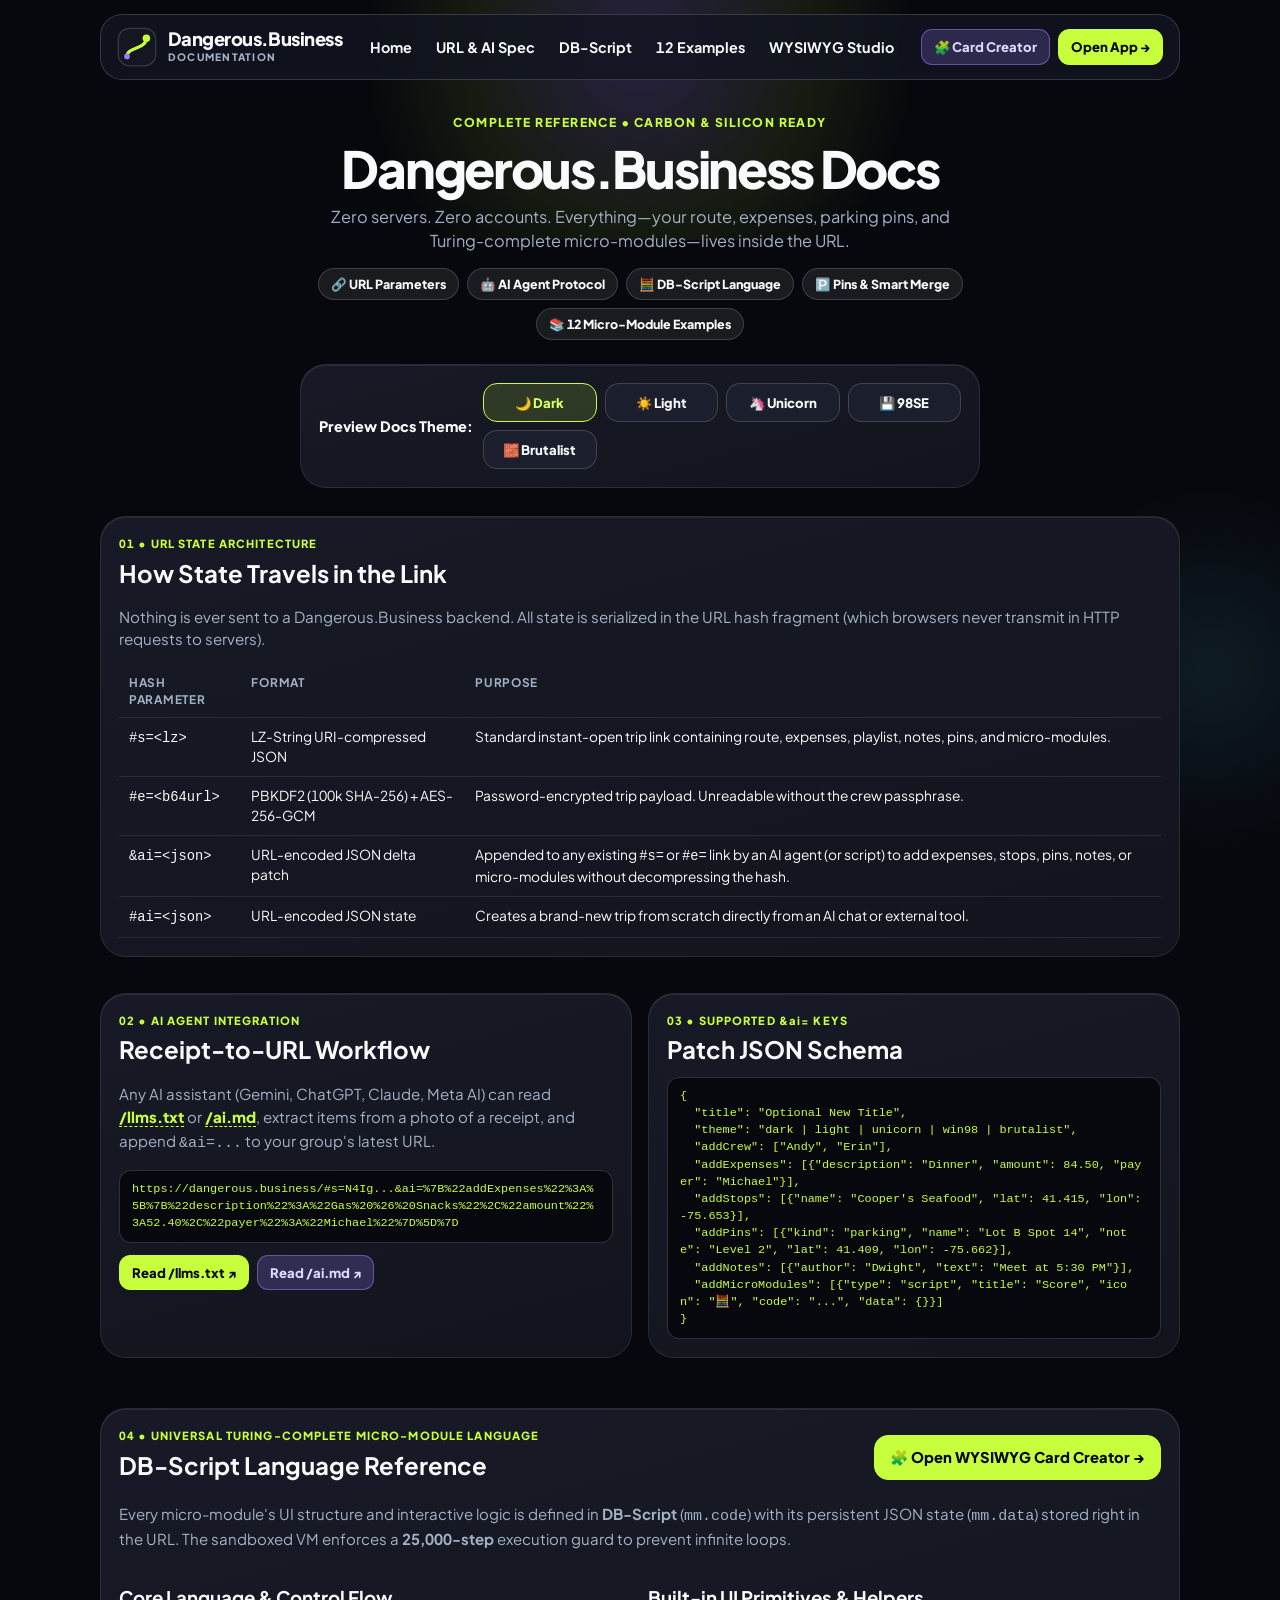
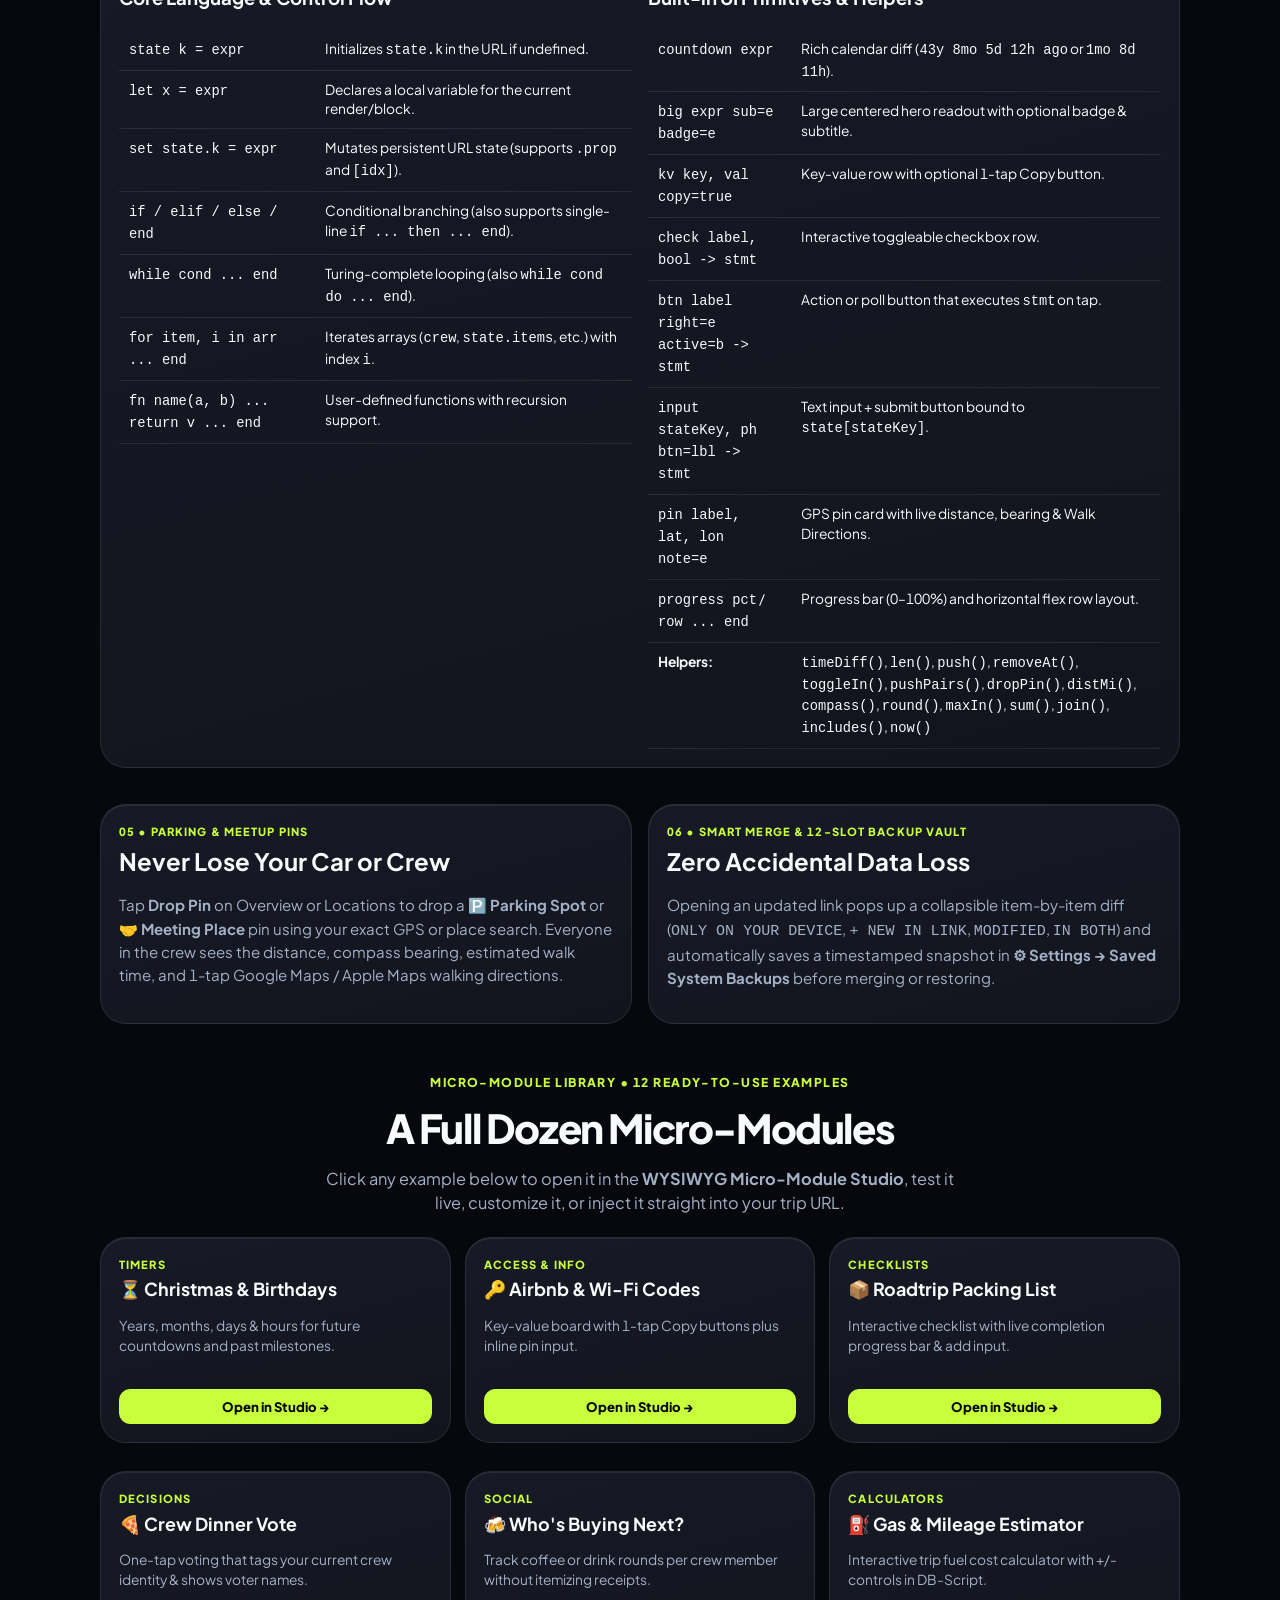
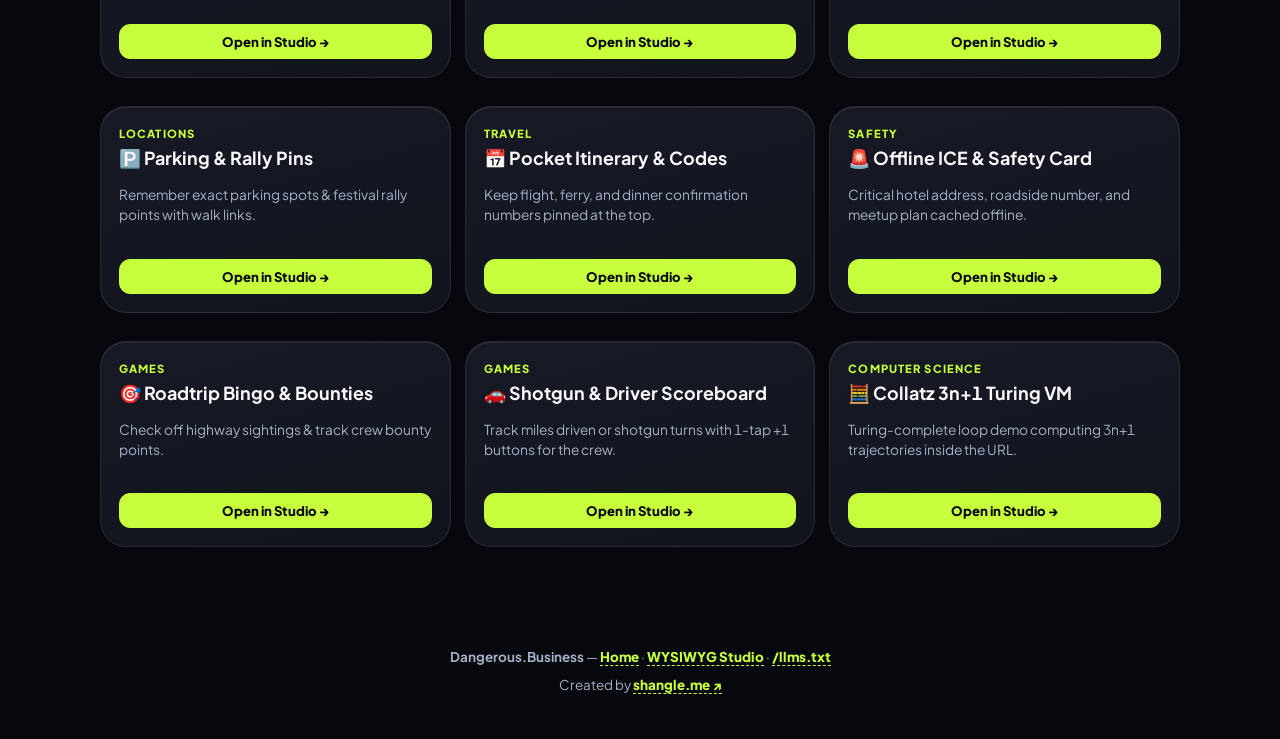
<file: docs.html>
<!DOCTYPE html>
<html lang="en">
<head>
  <meta charset="UTF-8">
  <meta name="viewport" content="width=device-width, initial-scale=1.0, viewport-fit=cover">
  <title>Documentation — Dangerous.Business</title>
  <meta name="description" content="Complete documentation for Dangerous.Business: URL state protocol (#s=, #e=, &ai=), AI Agent integration, Turing-complete DB-Script reference, and 12 micro-module examples.">
  <link rel="icon" type="image/png" href="./icons/icon-192.png">
  <link rel="preconnect" href="https://fonts.googleapis.com">
  <link href="https://fonts.googleapis.com/css2?family=Plus+Jakarta+Sans:wght@400;500;600;700;800&display=swap" rel="stylesheet">
  <link rel="stylesheet" href="./styles.css?v=14">
  <style>
    .docs-grid-2 { display: grid; grid-template-columns: repeat(2, 1fr); gap: 16px; }
    .docs-grid-3 { display: grid; grid-template-columns: repeat(3, 1fr); gap: 14px; }
    @media (max-width: 860px) {
      .docs-grid-2, .docs-grid-3 { grid-template-columns: 1fr; }
    }
    .docs-table { width: 100%; border-collapse: collapse; margin-top: 10px; font-size: 0.86rem; }
    .docs-table th, .docs-table td { text-align: left; padding: 9px 10px; border-bottom: 1px solid var(--border); vertical-align: top; }
    .docs-table th { font-size: 0.74rem; text-transform: uppercase; letter-spacing: 0.06em; color: var(--muted); }
    .example-lib-card { display: flex; flex-direction: column; justify-content: space-between; gap: 10px; }
    .docs-toc { display: flex; flex-wrap: wrap; gap: 8px; justify-content: center; margin-top: 16px; }
  </style>
</head>
<body>
  <div class="ambient-glow"></div>
  <div class="ambient-glow-2"></div>

  <div class="landing-view">
    <header class="landing-nav">
      <a href="./" class="brand-lockup">
        <svg class="brand-mark" viewBox="0 0 64 64" fill="none" aria-hidden="true">
          <rect x="2" y="2" width="60" height="60" rx="18" fill="#141622" stroke="rgba(255,255,255,0.16)" stroke-width="2"/>
          <path d="M16 47 C16 31 46 37 47 18" stroke="#C8FF3D" stroke-width="5" stroke-linecap="round"/>
          <circle cx="16" cy="47" r="4.5" fill="#9D7BFF"/>
          <circle cx="47" cy="18" r="6" fill="#C8FF3D"/>
        </svg>
        <div>
          <div class="brand-name">Dangerous.Business</div>
          <div class="brand-tag">DOCUMENTATION</div>
        </div>
      </a>

      <nav class="landing-links" aria-label="Documentation Navigation">
        <a href="./">Home</a>
        <a href="#url-protocol">URL &amp; AI Spec</a>
        <a href="#db-script">DB-Script</a>
        <a href="#examples-lib">12 Examples</a>
        <a href="./studio.html">WYSIWYG Studio</a>
      </nav>

      <div class="landing-nav-actions">
        <a href="./studio.html" class="btn btn-sm btn-purple">🧩 Card Creator</a>
        <a href="./" class="btn btn-sm btn-lime">Open App →</a>
      </div>
    </header>

    <main>
    <section class="landing-section" style="padding-top:34px;">
      <div class="section-header" style="margin-bottom:24px;">
        <div class="section-eyebrow">COMPLETE REFERENCE • CARBON &amp; SILICON READY</div>
        <h1 class="landing-h1" style="font-size:clamp(2rem, 5vw, 3.2rem); margin:10px 0;">Dangerous.Business Docs</h1>
        <p class="section-sub">Zero servers. Zero accounts. Everything—your route, expenses, parking pins, and Turing-complete micro-modules—lives inside the URL.</p>

        <div class="docs-toc">
          <a href="#url-protocol" class="subtle-pill-btn" style="text-decoration:none;">🔗 URL Parameters</a>
          <a href="#ai-agent" class="subtle-pill-btn" style="text-decoration:none;">🤖 AI Agent Protocol</a>
          <a href="#db-script" class="subtle-pill-btn" style="text-decoration:none;">🧮 DB-Script Language</a>
          <a href="#pins-merge" class="subtle-pill-btn" style="text-decoration:none;">🅿️ Pins &amp; Smart Merge</a>
          <a href="#examples-lib" class="subtle-pill-btn" style="text-decoration:none;">📚 12 Micro-Module Examples</a>
        </div>
      </div>

      <!-- THEME BAR -->
      <div class="card" style="max-width:680px; margin:0 auto 28px; display:flex; align-items:center; justify-content:space-between; flex-wrap:wrap; gap:10px;">
        <span style="font-weight:800; font-size:0.9rem;">Preview Docs Theme:</span>
        <div class="theme-picker-grid" id="docs-theme-grid" style="flex:1; min-width:260px;">
          <button type="button" class="theme-chip" data-theme="dark">🌙 Dark</button>
          <button type="button" class="theme-chip" data-theme="light">☀️ Light</button>
          <button type="button" class="theme-chip" data-theme="unicorn">🦄 Unicorn</button>
          <button type="button" class="theme-chip" data-theme="win98">💾 98SE</button>
          <button type="button" class="theme-chip" data-theme="brutalist">🧱 Brutalist</button>
        </div>
      </div>

      <!-- 1. URL PROTOCOL -->
      <section id="url-protocol" style="margin-bottom:36px;">
        <div class="card">
          <div class="mod-tag">01 • URL STATE ARCHITECTURE</div>
          <h2 style="margin:4px 0 10px;">How State Travels in the Link</h2>
          <p class="muted" style="font-size:0.95rem;">Nothing is ever sent to a Dangerous.Business backend. All state is serialized in the URL hash fragment (which browsers never transmit in HTTP requests to servers).</p>
          <table class="docs-table">
            <thead>
              <tr><th>Hash Parameter</th><th>Format</th><th>Purpose</th></tr>
            </thead>
            <tbody>
              <tr>
                <td><code>#s=&lt;lz&gt;</code></td>
                <td>LZ-String URI-compressed JSON</td>
                <td>Standard instant-open trip link containing route, expenses, playlist, notes, pins, and micro-modules.</td>
              </tr>
              <tr>
                <td><code>#e=&lt;b64url&gt;</code></td>
                <td>PBKDF2 (100k SHA-256) + AES-256-GCM</td>
                <td>Password-encrypted trip payload. Unreadable without the crew passphrase.</td>
              </tr>
              <tr>
                <td><code>&amp;ai=&lt;json&gt;</code></td>
                <td>URL-encoded JSON delta patch</td>
                <td>Appended to any existing <code>#s=</code> or <code>#e=</code> link by an AI agent (or script) to add expenses, stops, pins, notes, or micro-modules without decompressing the hash.</td>
              </tr>
              <tr>
                <td><code>#ai=&lt;json&gt;</code></td>
                <td>URL-encoded JSON state</td>
                <td>Creates a brand-new trip from scratch directly from an AI chat or external tool.</td>
              </tr>
            </tbody>
          </table>
        </div>
      </section>

      <!-- 2. AI AGENT PROTOCOL -->
      <section id="ai-agent" style="margin-bottom:36px;">
        <div class="docs-grid-2">
          <div class="card">
            <div class="mod-tag">02 • AI AGENT INTEGRATION</div>
            <h2 style="margin:4px 0 10px;">Receipt-to-URL Workflow</h2>
            <p class="muted" style="font-size:0.94rem; line-height:1.55;">
              Any AI assistant (Gemini, ChatGPT, Claude, Meta AI) can read <a href="./llms.txt" target="_blank" class="creator-link">/llms.txt</a> or <a href="./ai.md" target="_blank" class="creator-link">/ai.md</a>, extract items from a photo of a receipt, and append <code>&amp;ai=...</code> to your group's latest URL.
            </p>
            <pre class="code-snippet">https://dangerous.business/#s=N4Ig...&amp;ai=%7B%22addExpenses%22%3A%5B%7B%22description%22%3A%22Gas%20%26%20Snacks%22%2C%22amount%22%3A52.40%2C%22payer%22%3A%22Michael%22%7D%5D%7D</pre>
            <div style="display:flex; gap:8px; flex-wrap:wrap; margin-top:12px;">
              <a href="./llms.txt" target="_blank" class="btn btn-sm btn-lime">Read /llms.txt ↗</a>
              <a href="./ai.md" target="_blank" class="btn btn-sm btn-purple">Read /ai.md ↗</a>
            </div>
          </div>

          <div class="card">
            <div class="mod-tag">03 • SUPPORTED &amp;ai= KEYS</div>
            <h2 style="margin:4px 0 10px;">Patch JSON Schema</h2>
            <pre class="code-snippet">{
  "title": "Optional New Title",
  "theme": "dark | light | unicorn | win98 | brutalist",
  "addCrew": ["Andy", "Erin"],
  "addExpenses": [{"description": "Dinner", "amount": 84.50, "payer": "Michael"}],
  "addStops": [{"name": "Cooper's Seafood", "lat": 41.415, "lon": -75.653}],
  "addPins": [{"kind": "parking", "name": "Lot B Spot 14", "note": "Level 2", "lat": 41.409, "lon": -75.662}],
  "addNotes": [{"author": "Dwight", "text": "Meet at 5:30 PM"}],
  "addMicroModules": [{"type": "script", "title": "Score", "icon": "🧮", "code": "...", "data": {}}]
}</pre>
          </div>
        </div>
      </section>

      <!-- 3. DB-SCRIPT LANGUAGE REFERENCE -->
      <section id="db-script" style="margin-bottom:36px;">
        <div class="card">
          <div style="display:flex; justify-content:space-between; align-items:center; flex-wrap:wrap; gap:10px;">
            <div>
              <div class="mod-tag">04 • UNIVERSAL TURING-COMPLETE MICRO-MODULE LANGUAGE</div>
              <h2 style="margin:4px 0 6px;">DB-Script Language Reference</h2>
            </div>
            <a href="./studio.html" class="btn btn-lime">🧩 Open WYSIWYG Card Creator →</a>
          </div>
          <p class="muted" style="font-size:0.94rem;">
            Every micro-module's UI structure and interactive logic is defined in <strong>DB-Script</strong> (<code>mm.code</code>) with its persistent JSON state (<code>mm.data</code>) stored right in the URL. The sandboxed VM enforces a <strong>25,000-step</strong> execution guard to prevent infinite loops.
          </p>

          <div class="docs-grid-2" style="margin-top:14px;">
            <div>
              <h3>Core Language &amp; Control Flow</h3>
              <table class="docs-table">
                <tbody>
                  <tr><td><code>state k = expr</code></td><td>Initializes <code>state.k</code> in the URL if undefined.</td></tr>
                  <tr><td><code>let x = expr</code></td><td>Declares a local variable for the current render/block.</td></tr>
                  <tr><td><code>set state.k = expr</code></td><td>Mutates persistent URL state (supports <code>.prop</code> and <code>[idx]</code>).</td></tr>
                  <tr><td><code>if / elif / else / end</code></td><td>Conditional branching (also supports single-line <code>if ... then ... end</code>).</td></tr>
                  <tr><td><code>while cond ... end</code></td><td>Turing-complete looping (also <code>while cond do ... end</code>).</td></tr>
                  <tr><td><code>for item, i in arr ... end</code></td><td>Iterates arrays (<code>crew</code>, <code>state.items</code>, etc.) with index <code>i</code>.</td></tr>
                  <tr><td><code>fn name(a, b) ... return v ... end</code></td><td>User-defined functions with recursion support.</td></tr>
                </tbody>
              </table>
            </div>

            <div>
              <h3>Built-in UI Primitives &amp; Helpers</h3>
              <table class="docs-table">
                <tbody>
                  <tr><td><code>countdown expr</code></td><td>Rich calendar diff (<code>43y 8mo 5d 12h ago</code> or <code>1mo 8d 11h</code>).</td></tr>
                  <tr><td><code>big expr sub=e badge=e</code></td><td>Large centered hero readout with optional badge &amp; subtitle.</td></tr>
                  <tr><td><code>kv key, val copy=true</code></td><td>Key-value row with optional 1-tap Copy button.</td></tr>
                  <tr><td><code>check label, bool -&gt; stmt</code></td><td>Interactive toggleable checkbox row.</td></tr>
                  <tr><td><code>btn label right=e active=b -&gt; stmt</code></td><td>Action or poll button that executes <code>stmt</code> on tap.</td></tr>
                  <tr><td><code>input stateKey, ph btn=lbl -&gt; stmt</code></td><td>Text input + submit button bound to <code>state[stateKey]</code>.</td></tr>
                  <tr><td><code>pin label, lat, lon note=e</code></td><td>GPS pin card with live distance, bearing &amp; Walk Directions.</td></tr>
                  <tr><td><code>progress pct</code> / <code>row ... end</code></td><td>Progress bar (0–100%) and horizontal flex row layout.</td></tr>
                  <tr><td><strong>Helpers:</strong></td><td><code>timeDiff()</code>, <code>len()</code>, <code>push()</code>, <code>removeAt()</code>, <code>toggleIn()</code>, <code>pushPairs()</code>, <code>dropPin()</code>, <code>distMi()</code>, <code>compass()</code>, <code>round()</code>, <code>maxIn()</code>, <code>sum()</code>, <code>join()</code>, <code>includes()</code>, <code>now()</code></td></tr>
                </tbody>
              </table>
            </div>
          </div>
        </div>
      </section>

      <!-- 4. PINS, SMART MERGE & BACKUPS -->
      <section id="pins-merge" style="margin-bottom:36px;">
        <div class="docs-grid-2">
          <div class="card">
            <div class="mod-tag">05 • PARKING &amp; MEETUP PINS</div>
            <h2 style="margin:4px 0 10px;">Never Lose Your Car or Crew</h2>
            <p class="muted" style="font-size:0.94rem; line-height:1.55;">
              Tap <strong>Drop Pin</strong> on Overview or Locations to drop a <strong>🅿️ Parking Spot</strong> or <strong>🤝 Meeting Place</strong> pin using your exact GPS or place search. Everyone in the crew sees the distance, compass bearing, estimated walk time, and 1-tap Google Maps / Apple Maps walking directions.
            </p>
          </div>
          <div class="card">
            <div class="mod-tag">06 • SMART MERGE &amp; 12-SLOT BACKUP VAULT</div>
            <h2 style="margin:4px 0 10px;">Zero Accidental Data Loss</h2>
            <p class="muted" style="font-size:0.94rem; line-height:1.55;">
              Opening an updated link pops up a collapsible item-by-item diff (<code>ONLY ON YOUR DEVICE</code>, <code>+ NEW IN LINK</code>, <code>MODIFIED</code>, <code>IN BOTH</code>) and automatically saves a timestamped snapshot in <strong>⚙ Settings → Saved System Backups</strong> before merging or restoring.
            </p>
          </div>
        </div>
      </section>

      <!-- 5. 12-EXAMPLE LIBRARY -->
      <section id="examples-lib" style="margin-bottom:36px;">
        <div class="section-header" style="margin-bottom:22px;">
          <div class="section-eyebrow">MICRO-MODULE LIBRARY • 12 READY-TO-USE EXAMPLES</div>
          <h2 class="section-title">A Full Dozen Micro-Modules</h2>
          <p class="section-sub">Click any example below to open it in the <strong>WYSIWYG Micro-Module Studio</strong>, test it live, customize it, or inject it straight into your trip URL.</p>
        </div>
        <div class="docs-grid-3" id="docs-examples-grid"></div>
      </section>
    </section>
    </main>

    <footer class="landing-footer">
      <div><strong>Dangerous.Business</strong> — <a href="./" class="creator-link">Home</a> · <a href="./studio.html" class="creator-link">WYSIWYG Studio</a> · <a href="./llms.txt" target="_blank" class="creator-link">/llms.txt</a></div>
      <div style="margin-top:8px;">Created by <a href="https://shangle.me" target="_blank" rel="noopener" class="creator-link">shangle.me ↗</a></div>
    </footer>
  </div>

  <script src="./db-script.js?v=13"></script>
  <script>
    (() => {
      const savedTheme = localStorage.getItem('db_theme') || 'dark';
      function applyDocsTheme(th) {
        if (th === 'dark') document.documentElement.removeAttribute('data-theme');
        else document.documentElement.setAttribute('data-theme', th);
        try { localStorage.setItem('db_theme', th); } catch {}
        document.querySelectorAll('#docs-theme-grid .theme-chip').forEach((b) => {
          b.classList.toggle('active', b.dataset.theme === th);
        });
      }
      applyDocsTheme(savedTheme);
      document.querySelectorAll('#docs-theme-grid .theme-chip').forEach((b) => {
        b.addEventListener('click', () => applyDocsTheme(b.dataset.theme));
      });

      const grid = document.getElementById('docs-examples-grid');
      if (grid && window.DBScript?.EXAMPLES) {
        window.DBScript.EXAMPLES.forEach((ex) => {
          const card = document.createElement('div');
          card.className = 'card example-lib-card';
          card.innerHTML = `
            <div>
              <div class="mod-tag">${window.DBScript.esc(ex.category.toUpperCase())}</div>
              <h3 style="margin:4px 0 6px; font-size:1.12rem;">${window.DBScript.esc(ex.icon)} ${window.DBScript.esc(ex.title)}</h3>
              <p class="muted" style="font-size:0.86rem;">${window.DBScript.esc(ex.summary)}</p>
            </div>
            <div style="display:flex; gap:8px; margin-top:10px;">
              <a href="./studio.html?example=${encodeURIComponent(ex.id)}" class="btn btn-sm btn-lime btn-full">Open in Studio →</a>
            </div>`;
          grid.appendChild(card);
        });
      }
    })();
  </script>
</body>
</html>
</file>
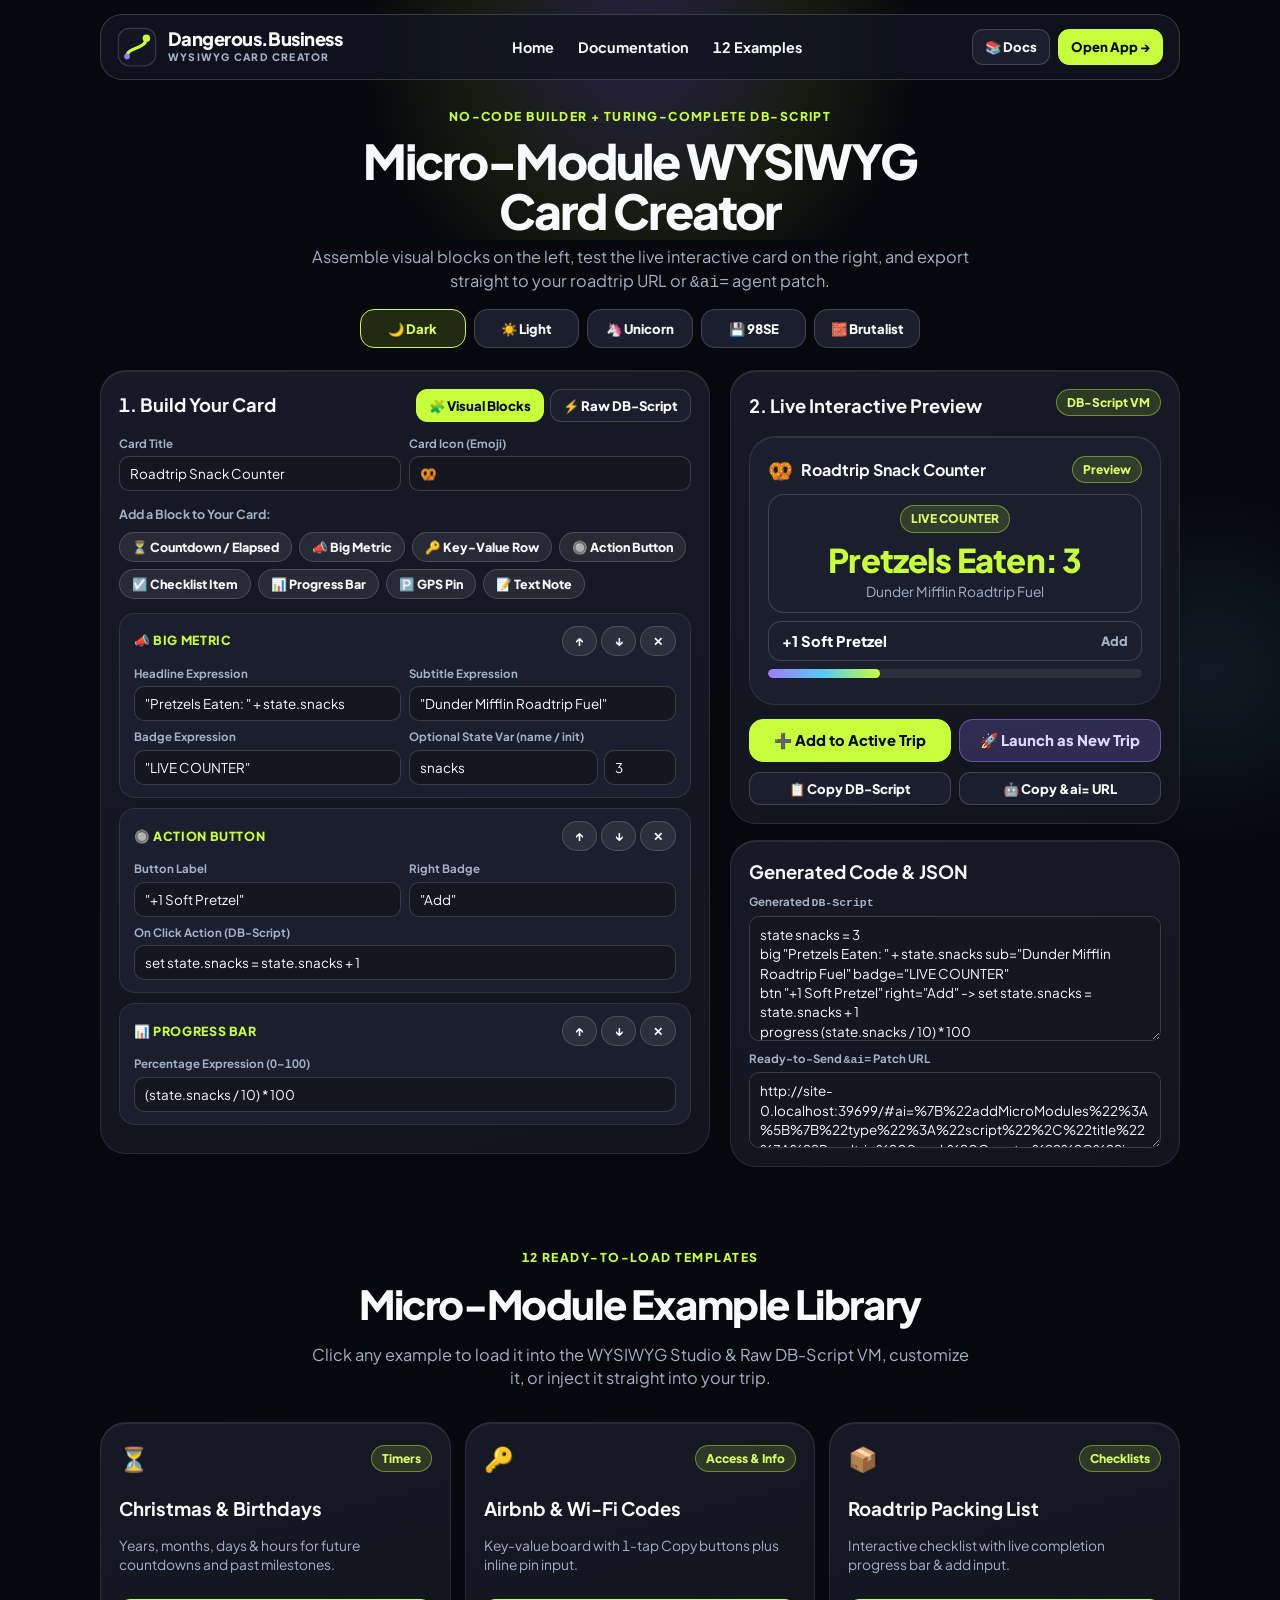
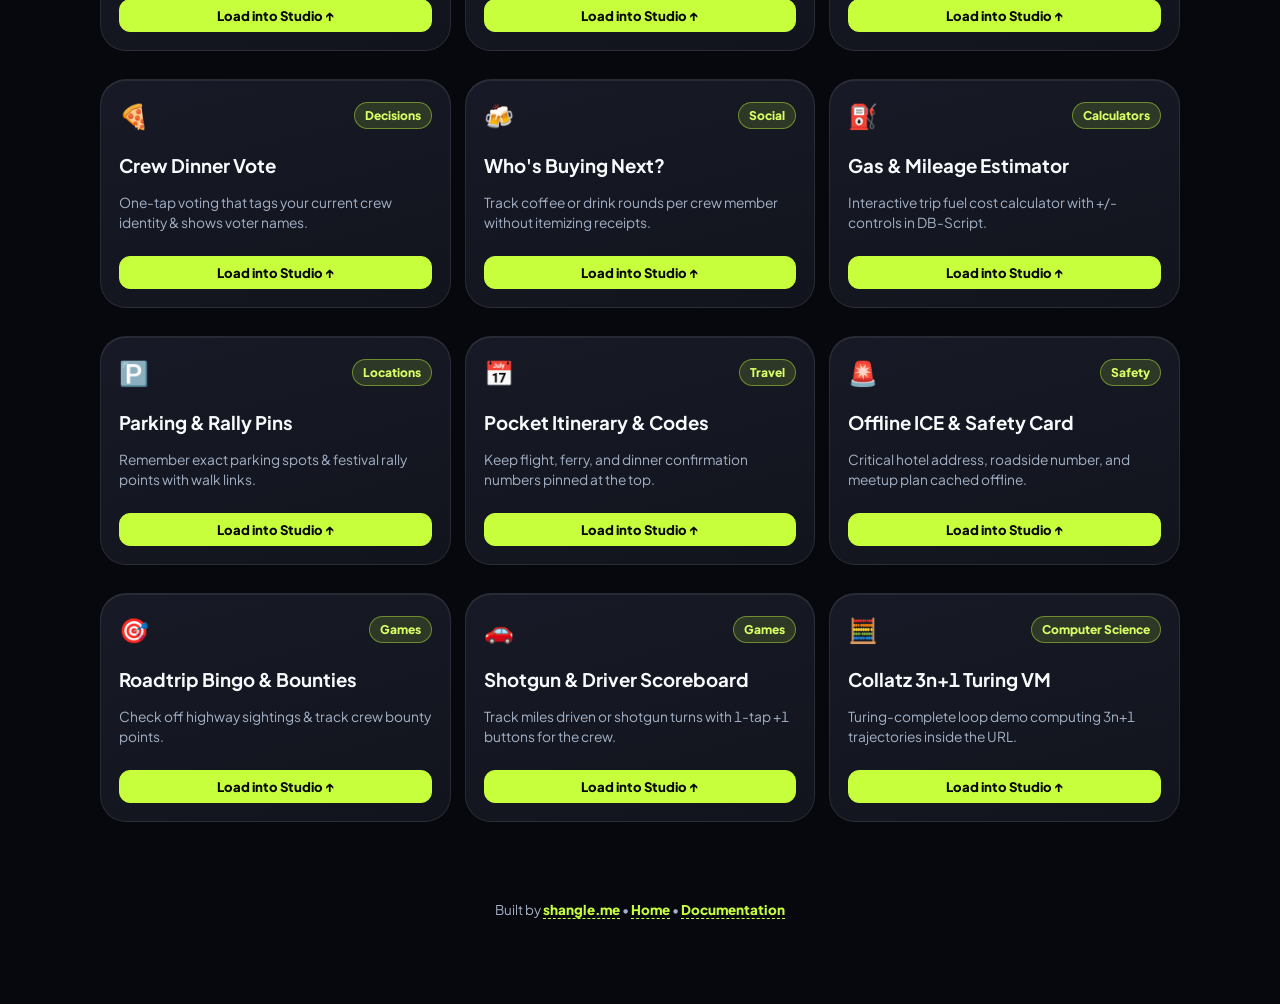
<file: studio.html>
<!DOCTYPE html>
<html lang="en">
<head>
  <meta charset="UTF-8">
  <meta name="viewport" content="width=device-width, initial-scale=1.0, viewport-fit=cover">
  <title>Micro-Module WYSIWYG Card Creator — Dangerous.Business</title>
  <meta name="description" content="Visual WYSIWYG Micro-Module Card Creator for Dangerous.Business. Build interactive DB-Script cards, preview live, export &ai= URLs, and browse 12 ready-to-use examples.">
  <link rel="icon" type="image/png" href="./icons/icon-192.png">
  <link rel="preconnect" href="https://fonts.googleapis.com">
  <link href="https://fonts.googleapis.com/css2?family=Plus+Jakarta+Sans:wght@400;500;600;700;800&display=swap" rel="stylesheet">
  <link rel="stylesheet" href="./styles.css?v=14">
  <style>
    .studio-grid {
      display: grid;
      grid-template-columns: 1.15fr 0.85fr;
      gap: 20px;
      align-items: start;
    }
    @media (max-width: 920px) {
      .studio-grid { grid-template-columns: 1fr; }
    }
    .studio-palette {
      display: flex;
      flex-wrap: wrap;
      gap: 7px;
      margin-top: 8px;
    }
    .studio-block-card {
      background: var(--card-soft);
      border: 1px solid var(--border);
      border-radius: 16px;
      padding: 12px 14px;
      margin-bottom: 10px;
    }
    .studio-block-head {
      display: flex;
      justify-content: space-between;
      align-items: center;
      gap: 8px;
      margin-bottom: 10px;
    }
    .studio-block-type {
      font-size: 0.78rem;
      font-weight: 800;
      text-transform: uppercase;
      letter-spacing: 0.05em;
      color: var(--accent-ink);
    }
    .studio-block-fields {
      display: grid;
      grid-template-columns: repeat(2, 1fr);
      gap: 8px;
    }
    @media (max-width: 600px) {
      .studio-block-fields { grid-template-columns: 1fr; }
    }
    .studio-field {
      display: flex;
      flex-direction: column;
      gap: 4px;
    }
    .studio-field.full { grid-column: 1 / -1; }
    .studio-field label {
      font-size: 0.72rem;
      font-weight: 700;
      color: var(--muted);
    }
    .studio-field input, .studio-field select, .studio-field textarea {
      width: 100%;
      background: var(--card);
      color: var(--text);
      border: 1px solid var(--border-hi);
      border-radius: 10px;
      padding: 8px 10px;
      font-family: inherit;
      font-size: 0.84rem;
    }
    .studio-code-box {
      width: 100%;
      min-height: 170px;
      background: var(--code-bg);
      color: var(--code-ink);
      border: 1px solid var(--border-hi);
      border-radius: 14px;
      padding: 12px;
      font-family: ui-monospace, SFMono-Regular, Menlo, Consolas, monospace;
      font-size: 0.8rem;
      line-height: 1.45;
      resize: vertical;
    }
    .examples-grid {
      display: grid;
      grid-template-columns: repeat(3, 1fr);
      gap: 14px;
    }
    @media (max-width: 860px) {
      .examples-grid { grid-template-columns: 1fr; }
    }
    .example-lib-card {
      display: flex;
      flex-direction: column;
      justify-content: space-between;
      gap: 10px;
    }
    .studio-toast {
      position: fixed;
      bottom: 24px;
      left: 50%;
      transform: translateX(-50%) translateY(20px);
      background: var(--card);
      color: var(--text);
      border: 1px solid var(--border-hi);
      border-radius: 999px;
      padding: 10px 18px;
      font-size: 0.85rem;
      font-weight: 700;
      opacity: 0;
      pointer-events: none;
      transition: all 0.2s ease;
      z-index: 9999;
      box-shadow: 0 12px 32px rgba(0, 0, 0, 0.35);
    }
    .studio-toast.show {
      opacity: 1;
      transform: translateX(-50%) translateY(0);
    }
  </style>
</head>
<body>
  <div class="ambient-glow"></div>
  <div class="ambient-glow-2"></div>

  <div class="landing-view">
    <header class="landing-nav">
      <a href="./" class="brand-lockup">
        <svg class="brand-mark" viewBox="0 0 64 64" fill="none" aria-hidden="true">
          <rect x="2" y="2" width="60" height="60" rx="18" fill="#141622" stroke="rgba(255,255,255,0.16)" stroke-width="2"/>
          <path d="M16 47 C16 31 46 37 47 18" stroke="#C8FF3D" stroke-width="5" stroke-linecap="round"/>
          <circle cx="16" cy="47" r="4.5" fill="#9D7BFF"/>
          <circle cx="47" cy="18" r="6" fill="#C8FF3D"/>
        </svg>
        <div>
          <div class="brand-name">Dangerous.Business</div>
          <div class="brand-tag">WYSIWYG CARD CREATOR</div>
        </div>
      </a>

      <nav class="landing-links" aria-label="Studio Navigation">
        <a href="./">Home</a>
        <a href="./docs.html">Documentation</a>
        <a href="#examples-library">12 Examples</a>
      </nav>

      <div class="landing-nav-actions">
        <a href="./docs.html" class="btn btn-sm btn-ghost">📚 Docs</a>
        <a href="./" class="btn btn-sm btn-lime">Open App →</a>
      </div>
    </header>

    <main>
    <section class="landing-section" style="padding-top:28px;">
      <div class="section-header" style="margin-bottom:22px;">
        <div class="section-eyebrow">NO-CODE BUILDER + TURING-COMPLETE DB-SCRIPT</div>
        <h1 class="landing-h1" style="font-size:clamp(1.9rem, 4.8vw, 3rem); margin:10px 0;">Micro-Module WYSIWYG Card Creator</h1>
        <p class="section-sub">Assemble visual blocks on the left, test the live interactive card on the right, and export straight to your roadtrip URL or <code>&amp;ai=</code> agent patch.</p>
        <div class="theme-picker-grid" id="studio-theme-grid" role="group" aria-label="Choose studio theme" style="max-width:560px; margin:14px auto 0;">
          <button type="button" class="theme-chip active" data-theme="dark">🌙 Dark</button>
          <button type="button" class="theme-chip" data-theme="light">☀️ Light</button>
          <button type="button" class="theme-chip" data-theme="unicorn">🦄 Unicorn</button>
          <button type="button" class="theme-chip" data-theme="win98">💾 98SE</button>
          <button type="button" class="theme-chip" data-theme="brutalist">🧱 Brutalist</button>
        </div>
      </div>

      <div class="studio-grid">
        <!-- LEFT: WYSIWYG BUILDER -->
        <div class="card">
          <div style="display:flex; justify-content:space-between; align-items:center; gap:10px; flex-wrap:wrap; margin-bottom:14px;">
            <h2 style="margin:0; font-size:1.15rem;">1. Build Your Card</h2>
            <div style="display:flex; gap:6px;">
              <button type="button" id="mode-visual-btn" class="btn btn-sm btn-lime">🧩 Visual Blocks</button>
              <button type="button" id="mode-code-btn" class="btn btn-sm btn-ghost">⚡ Raw DB-Script</button>
            </div>
          </div>

          <div class="studio-block-fields" style="margin-bottom:14px;">
            <div class="studio-field">
              <label for="card-title-input">Card Title</label>
              <input id="card-title-input" type="text" value="Roadtrip Snack Counter" placeholder="e.g. Gate Codes">
            </div>
            <div class="studio-field">
              <label for="card-icon-input">Card Icon (Emoji)</label>
              <input id="card-icon-input" type="text" value="🥨" placeholder="e.g. 🔑">
            </div>
          </div>

          <div id="visual-editor-pane">
            <div style="margin-bottom:14px;">
              <div class="muted" style="font-size:0.78rem; font-weight:700;">Add a Block to Your Card:</div>
              <div class="studio-palette">
                <button type="button" class="subtle-pill-btn add-block-btn" data-kind="countdown">⏳ Countdown / Elapsed</button>
                <button type="button" class="subtle-pill-btn add-block-btn" data-kind="big">📣 Big Metric</button>
                <button type="button" class="subtle-pill-btn add-block-btn" data-kind="kv">🔑 Key-Value Row</button>
                <button type="button" class="subtle-pill-btn add-block-btn" data-kind="btn">🔘 Action Button</button>
                <button type="button" class="subtle-pill-btn add-block-btn" data-kind="check">☑️ Checklist Item</button>
                <button type="button" class="subtle-pill-btn add-block-btn" data-kind="progress">📊 Progress Bar</button>
                <button type="button" class="subtle-pill-btn add-block-btn" data-kind="pin">🅿️ GPS Pin</button>
                <button type="button" class="subtle-pill-btn add-block-btn" data-kind="text">📝 Text Note</button>
              </div>
            </div>

            <div id="blocks-container"></div>
          </div>

          <div id="raw-editor-pane" class="hidden">
            <div class="studio-field" style="margin-bottom:12px;">
              <label for="raw-code-textarea">DB-Script Source (<code>mm.code</code>)</label>
              <textarea id="raw-code-textarea" class="studio-code-box" spellcheck="false"></textarea>
            </div>
            <div class="studio-field" style="margin-bottom:12px;">
              <label for="raw-data-textarea">Initial JSON State (<code>mm.data</code>)</label>
              <textarea id="raw-data-textarea" class="studio-code-box" style="min-height:110px;" spellcheck="false"></textarea>
            </div>
            <button type="button" id="apply-raw-btn" class="btn btn-sm btn-purple">▶ Run Raw Script in Preview</button>
          </div>
        </div>

        <!-- RIGHT: LIVE PREVIEW & EXPORT -->
        <div>
          <div class="card" style="margin-bottom:16px;">
            <div style="display:flex; justify-content:space-between; align-items:center; gap:8px; margin-bottom:12px;">
              <h2 style="margin:0; font-size:1.15rem;">2. Live Interactive Preview</h2>
              <span class="share-enc-badge">DB-Script VM</span>
            </div>
            <div id="live-preview-card" class="card" style="background:var(--card-soft); margin-bottom:14px;"></div>

            <div style="display:grid; grid-template-columns:1fr 1fr; gap:8px; margin-bottom:10px;">
              <button type="button" id="add-active-trip-btn" class="btn btn-lime">➕ Add to Active Trip</button>
              <button type="button" id="launch-new-trip-btn" class="btn btn-purple">🚀 Launch as New Trip</button>
            </div>
            <div style="display:grid; grid-template-columns:1fr 1fr; gap:8px;">
              <button type="button" id="copy-code-btn" class="btn btn-sm btn-ghost">📋 Copy DB-Script</button>
              <button type="button" id="copy-ai-url-btn" class="btn btn-sm btn-ghost">🤖 Copy &amp;ai= URL</button>
            </div>
          </div>

          <div class="card">
            <h2 style="margin:0 0 8px; font-size:1.15rem;">Generated Code &amp; JSON</h2>
            <div class="studio-field" style="margin-bottom:10px;">
              <label for="generated-code-out">Generated <code>DB-Script</code></label>
              <textarea id="generated-code-out" class="studio-code-box" style="min-height:125px;" readonly></textarea>
            </div>
            <div class="studio-field">
              <label for="generated-ai-out">Ready-to-Send <code>&amp;ai=</code> Patch URL</label>
              <textarea id="generated-ai-out" class="studio-code-box" style="min-height:76px;" readonly></textarea>
            </div>
          </div>
        </div>
      </div>
    </section>

    <!-- 12-EXAMPLE LIBRARY -->
    <section id="examples-library" class="landing-section">
      <div class="section-header">
        <div class="section-eyebrow">12 READY-TO-LOAD TEMPLATES</div>
        <h2 class="section-title">Micro-Module Example Library</h2>
        <p class="section-sub">Click any example to load it into the WYSIWYG Studio &amp; Raw DB-Script VM, customize it, or inject it straight into your trip.</p>
      </div>
      <div id="studio-examples-grid" class="examples-grid"></div>
    </section>
    </main>

    <footer class="landing-footer">
      <p>Built by <a href="https://shangle.me" target="_blank" rel="noopener" class="creator-link">shangle.me</a> • <a href="./" class="creator-link">Home</a> • <a href="./docs.html" class="creator-link">Documentation</a></p>
    </footer>
  </div>

  <div id="studio-toast" class="studio-toast" role="status" aria-live="polite"></div>

  <script src="./db-script.js?v=13"></script>
  <script>
    (() => {
      'use strict';

      const { esc, runDbScript, renderDbNodes, EXAMPLES } = window.DBScript;
      const STORAGE_LAST_TRIP_KEY = 'db_last_trip_state_v4';

      const studioState = {
        mode: 'visual', // 'visual' | 'raw'
        title: 'Roadtrip Snack Counter',
        icon: '🥨',
        blocks: [
          {
            id: 'b1',
            kind: 'big',
            varName: 'snacks',
            initVal: '3',
            text: '"Pretzels Eaten: " + state.snacks',
            sub: '"Dunder Mifflin Roadtrip Fuel"',
            badge: '"LIVE COUNTER"',
          },
          {
            id: 'b2',
            kind: 'btn',
            label: '"+1 Soft Pretzel"',
            right: '"Add"',
            action: 'set state.snacks = state.snacks + 1',
          },
          {
            id: 'b3',
            kind: 'progress',
            expr: '(state.snacks / 10) * 100',
          },
        ],
        rawCode: '',
        rawData: {},
      };

      const titleInput = document.getElementById('card-title-input');
      const iconInput = document.getElementById('card-icon-input');
      const blocksContainer = document.getElementById('blocks-container');
      const visualPane = document.getElementById('visual-editor-pane');
      const rawPane = document.getElementById('raw-editor-pane');
      const rawCodeArea = document.getElementById('raw-code-textarea');
      const rawDataArea = document.getElementById('raw-data-textarea');
      const livePreviewCard = document.getElementById('live-preview-card');
      const genCodeOut = document.getElementById('generated-code-out');
      const genAiOut = document.getElementById('generated-ai-out');
      const toastEl = document.getElementById('studio-toast');

      function showToast(msg) {
        toastEl.textContent = msg;
        toastEl.classList.add('show');
        clearTimeout(showToast._t);
        showToast._t = setTimeout(() => toastEl.classList.remove('show'), 2200);
      }

      // Theme switching (persisted & synced with db_theme)
      function applyStudioTheme(th) {
        const valid = ['dark', 'light', 'unicorn', 'win98', 'brutalist'];
        const next = valid.includes(th) ? th : 'dark';
        if (next === 'dark') document.documentElement.removeAttribute('data-theme');
        else document.documentElement.setAttribute('data-theme', next);
        try { localStorage.setItem('db_theme', next); } catch {}
        document.querySelectorAll('#studio-theme-grid .theme-chip').forEach((b) => {
          b.classList.toggle('active', b.dataset.theme === next);
        });
      }
      applyStudioTheme(localStorage.getItem('db_theme') || 'dark');
      document.querySelectorAll('#studio-theme-grid .theme-chip').forEach((btn) => {
        btn.addEventListener('click', () => {
          applyStudioTheme(btn.dataset.theme);
          showToast(`Theme switched to ${btn.dataset.theme}`);
        });
      });

      function compileBlocksToScript() {
        const lines = [];
        const data = {};
        studioState.blocks.forEach((b, idx) => {
          if (b.kind === 'countdown') {
            const v = (b.varName || `target_${idx}`).replace(/[^a-zA-Z0-9_]/g, '');
            const iso = b.iso || '2026-12-25T11:11';
            const lbl = b.label || 'Event';
            data[v] = iso;
            lines.push(`state ${v} = ${JSON.stringify(iso)}`);
            lines.push(`let td_${v} = timeDiff(state.${v})`);
            lines.push(`big td_${v}.text sub=(${JSON.stringify(lbl + ' • ')} + td_${v}.formattedDate) badge=td_${v}.badge`);
          } else if (b.kind === 'big') {
            if (b.varName) {
              const v = b.varName.replace(/[^a-zA-Z0-9_]/g, '');
              const parsed = Number.isFinite(Number(b.initVal)) && b.initVal !== '' ? Number(b.initVal) : b.initVal;
              if (!(v in data)) {
                data[v] = parsed;
                lines.push(`state ${v} = ${JSON.stringify(parsed)}`);
              }
            }
            const t = b.text || '"Metric"';
            const s = b.sub ? ` sub=${b.sub}` : '';
            const bg = b.badge ? ` badge=${b.badge}` : '';
            lines.push(`big ${t}${s}${bg}`);
          } else if (b.kind === 'kv') {
            lines.push(`kv ${b.key || '"Key"'}, ${b.val || '"Value"'} copy=${b.copy ? 'true' : 'false'}`);
          } else if (b.kind === 'btn') {
            const right = b.right ? ` right=${b.right}` : '';
            lines.push(`btn ${b.label || '"Action"'}${right} -> ${b.action || 'set state.count = (state.count || 0) + 1'}`);
          } else if (b.kind === 'check') {
            const v = (b.varName || `done_${idx}`).replace(/[^a-zA-Z0-9_]/g, '');
            data[v] = Boolean(b.done);
            lines.push(`state ${v} = ${b.done ? 'true' : 'false'}`);
            lines.push(`check ${b.label || '"Checklist item"'}, state.${v} -> set state.${v} = !state.${v}`);
          } else if (b.kind === 'progress') {
            lines.push(`progress ${b.expr || '50'}`);
          } else if (b.kind === 'pin') {
            const lat = Number(b.lat || 41.40897);
            const lon = Number(b.lon || -75.66241);
            const note = b.note ? ` note=${b.note}` : '';
            lines.push(`pin ${b.label || '"Meeting Spot"'}, ${lat}, ${lon}${note}`);
          } else if (b.kind === 'text') {
            lines.push(`text ${b.text || '"Note"'}${b.muted ? ' muted=true' : ''}`);
          }
        });
        return { code: lines.join('\n'), data };
      }

      function getCurrentModule() {
        if (studioState.mode === 'visual') {
          const compiled = compileBlocksToScript();
          // Preserve interactive mutations in rawData if keys match
          const mergedData = { ...compiled.data, ...studioState.rawData };
          Object.keys(mergedData).forEach((k) => {
            if (!(k in compiled.data)) delete mergedData[k];
          });
          studioState.rawCode = compiled.code;
          studioState.rawData = mergedData;
          rawCodeArea.value = studioState.rawCode;
          rawDataArea.value = JSON.stringify(studioState.rawData, null, 2);
        }
        return {
          id: 'mm_studio_' + Date.now().toString(36),
          type: 'script',
          title: studioState.title || 'Custom Micro-Module',
          icon: studioState.icon || '🧩',
          code: studioState.rawCode,
          data: studioState.rawData,
        };
      }

      function buildAiPatchUrl(mm) {
        const patch = {
          addMicroModules: [
            {
              type: 'script',
              title: mm.title,
              icon: mm.icon,
              code: mm.code,
              data: mm.data,
            },
          ],
        };
        const base = new URL('./', window.location.href).href;
        return `${base}#ai=${encodeURIComponent(JSON.stringify(patch))}`;
      }

      function renderPreview() {
        const mm = getCurrentModule();
        genCodeOut.value = mm.code;
        genAiOut.value = buildAiPatchUrl(mm);

        const { vm, env } = runDbScript(mm, {
          user: 'Michael',
          crew: ['Michael', 'Dwight', 'Jim', 'Pam'],
          trip: {
            title: 'Party at Dunder Mifflin',
            spent: 276,
            where: 'On I-81 N • Near Scranton, PA',
            lat: 41.40897,
            lon: -75.66241,
            speed: 62,
          },
        });

        livePreviewCard.innerHTML = `
          <div class="card-head" style="margin-bottom:10px;">
            <div style="display:flex; align-items:center; gap:8px;">
              <span style="font-size:1.25rem;">${esc(mm.icon)}</span>
              <strong style="font-size:1rem;">${esc(mm.title)}</strong>
            </div>
            <span class="share-enc-badge" style="margin:0;">Preview</span>
          </div>
        `;
        const body = document.createElement('div');
        body.appendChild(renderDbNodes(vm.nodes, mm, env, vm, {
          onChange: (msg) => {
            studioState.rawData = mm.data;
            if (studioState.mode === 'raw') {
              rawDataArea.value = JSON.stringify(mm.data, null, 2);
            }
            renderPreview();
            if (msg) showToast(msg);
          },
          onToast: showToast,
          getLocation: () => ({ lat: 41.40897, lon: -75.66241 }),
        }));
        livePreviewCard.appendChild(body);
      }

      const BLOCK_LABELS = {
        countdown: '⏳ Countdown / Elapsed',
        big: '📣 Big Metric',
        kv: '🔑 Key-Value Row',
        btn: '🔘 Action Button',
        check: '☑️ Checklist Item',
        progress: '📊 Progress Bar',
        pin: '🅿️ GPS Pin',
        text: '📝 Text Note',
      };

      function renderBlocksEditor() {
        if (!studioState.blocks.length) {
          blocksContainer.innerHTML = '<div class="muted" style="padding:14px; text-align:center;">No blocks yet. Click any block button above to add one!</div>';
          return;
        }
        blocksContainer.innerHTML = studioState.blocks.map((b, idx) => {
          let fieldsHtml = '';
          if (b.kind === 'countdown') {
            fieldsHtml = `
              <div class="studio-field">
                <label for="f-${b.id}-lbl">Event Label</label>
                <input id="f-${b.id}-lbl" data-idx="${idx}" data-prop="label" value="${esc(b.label || '')}">
              </div>
              <div class="studio-field">
                <label for="f-${b.id}-iso">Target Date/Time (ISO)</label>
                <input id="f-${b.id}-iso" data-idx="${idx}" data-prop="iso" value="${esc(b.iso || '')}" placeholder="2026-12-25T11:11">
              </div>
              <div class="studio-field">
                <label for="f-${b.id}-var">State Variable</label>
                <input id="f-${b.id}-var" data-idx="${idx}" data-prop="varName" value="${esc(b.varName || '')}">
              </div>
            `;
          } else if (b.kind === 'big') {
            fieldsHtml = `
              <div class="studio-field">
                <label for="f-${b.id}-txt">Headline Expression</label>
                <input id="f-${b.id}-txt" data-idx="${idx}" data-prop="text" value="${esc(b.text || '')}">
              </div>
              <div class="studio-field">
                <label for="f-${b.id}-sub">Subtitle Expression</label>
                <input id="f-${b.id}-sub" data-idx="${idx}" data-prop="sub" value="${esc(b.sub || '')}">
              </div>
              <div class="studio-field">
                <label for="f-${b.id}-bdg">Badge Expression</label>
                <input id="f-${b.id}-bdg" data-idx="${idx}" data-prop="badge" value="${esc(b.badge || '')}">
              </div>
              <div class="studio-field">
                <label for="f-${b.id}-var">Optional State Var (name / init)</label>
                <div style="display:flex; gap:6px;">
                  <input id="f-${b.id}-var" aria-label="State variable name" data-idx="${idx}" data-prop="varName" value="${esc(b.varName || '')}" placeholder="var">
                  <input id="f-${b.id}-init" aria-label="Initial value" data-idx="${idx}" data-prop="initVal" value="${esc(b.initVal ?? '')}" placeholder="0" style="max-width:72px;">
                </div>
              </div>
            `;
          } else if (b.kind === 'kv') {
            fieldsHtml = `
              <div class="studio-field">
                <label for="f-${b.id}-k">Key Expression</label>
                <input id="f-${b.id}-k" data-idx="${idx}" data-prop="key" value="${esc(b.key || '')}">
              </div>
              <div class="studio-field">
                <label for="f-${b.id}-v">Value Expression</label>
                <input id="f-${b.id}-v" data-idx="${idx}" data-prop="val" value="${esc(b.val || '')}">
              </div>
            `;
          } else if (b.kind === 'btn') {
            fieldsHtml = `
              <div class="studio-field">
                <label for="f-${b.id}-bl">Button Label</label>
                <input id="f-${b.id}-bl" data-idx="${idx}" data-prop="label" value="${esc(b.label || '')}">
              </div>
              <div class="studio-field">
                <label for="f-${b.id}-br">Right Badge</label>
                <input id="f-${b.id}-br" data-idx="${idx}" data-prop="right" value="${esc(b.right || '')}">
              </div>
              <div class="studio-field full">
                <label for="f-${b.id}-ba">On Click Action (DB-Script)</label>
                <input id="f-${b.id}-ba" data-idx="${idx}" data-prop="action" value="${esc(b.action || '')}">
              </div>
            `;
          } else if (b.kind === 'check') {
            fieldsHtml = `
              <div class="studio-field">
                <label for="f-${b.id}-cl">Checklist Label</label>
                <input id="f-${b.id}-cl" data-idx="${idx}" data-prop="label" value="${esc(b.label || '')}">
              </div>
              <div class="studio-field">
                <label for="f-${b.id}-cv">State Variable</label>
                <input id="f-${b.id}-cv" data-idx="${idx}" data-prop="varName" value="${esc(b.varName || '')}">
              </div>
            `;
          } else if (b.kind === 'progress') {
            fieldsHtml = `
              <div class="studio-field full">
                <label for="f-${b.id}-pe">Percentage Expression (0–100)</label>
                <input id="f-${b.id}-pe" data-idx="${idx}" data-prop="expr" value="${esc(b.expr || '')}">
              </div>
            `;
          } else if (b.kind === 'pin') {
            fieldsHtml = `
              <div class="studio-field">
                <label for="f-${b.id}-pl">Pin Label</label>
                <input id="f-${b.id}-pl" data-idx="${idx}" data-prop="label" value="${esc(b.label || '')}">
              </div>
              <div class="studio-field">
                <label for="f-${b.id}-pn">Note</label>
                <input id="f-${b.id}-pn" data-idx="${idx}" data-prop="note" value="${esc(b.note || '')}">
              </div>
              <div class="studio-field">
                <label for="f-${b.id}-plat">Latitude</label>
                <input id="f-${b.id}-plat" data-idx="${idx}" data-prop="lat" value="${esc(b.lat || '')}">
              </div>
              <div class="studio-field">
                <label for="f-${b.id}-plon">Longitude</label>
                <input id="f-${b.id}-plon" data-idx="${idx}" data-prop="lon" value="${esc(b.lon || '')}">
              </div>
            `;
          } else if (b.kind === 'text') {
            fieldsHtml = `
              <div class="studio-field full">
                <label for="f-${b.id}-tx">Text Expression</label>
                <input id="f-${b.id}-tx" data-idx="${idx}" data-prop="text" value="${esc(b.text || '')}">
              </div>
            `;
          }

          return `
            <div class="studio-block-card">
              <div class="studio-block-head">
                <span class="studio-block-type">${BLOCK_LABELS[b.kind] || b.kind}</span>
                <div style="display:flex; gap:4px;">
                  <button type="button" class="subtle-pill-btn move-up-btn" data-idx="${idx}" aria-label="Move block up">↑</button>
                  <button type="button" class="subtle-pill-btn move-dn-btn" data-idx="${idx}" aria-label="Move block down">↓</button>
                  <button type="button" class="subtle-pill-btn del-blk-btn" data-idx="${idx}" aria-label="Delete block">✕</button>
                </div>
              </div>
              <div class="studio-block-fields">${fieldsHtml}</div>
            </div>
          `;
        }).join('');

        blocksContainer.querySelectorAll('input[data-prop]').forEach((inp) => {
          inp.addEventListener('input', () => {
            const idx = Number(inp.dataset.idx);
            const prop = inp.dataset.prop;
            studioState.blocks[idx][prop] = inp.value;
            studioState.rawData = {};
            renderPreview();
          });
        });

        blocksContainer.querySelectorAll('.move-up-btn').forEach((btn) => {
          btn.addEventListener('click', () => {
            const idx = Number(btn.dataset.idx);
            if (idx > 0) {
              [studioState.blocks[idx - 1], studioState.blocks[idx]] = [studioState.blocks[idx], studioState.blocks[idx - 1]];
              renderBlocksEditor();
              renderPreview();
            }
          });
        });

        blocksContainer.querySelectorAll('.move-dn-btn').forEach((btn) => {
          btn.addEventListener('click', () => {
            const idx = Number(btn.dataset.idx);
            if (idx < studioState.blocks.length - 1) {
              [studioState.blocks[idx + 1], studioState.blocks[idx]] = [studioState.blocks[idx], studioState.blocks[idx + 1]];
              renderBlocksEditor();
              renderPreview();
            }
          });
        });

        blocksContainer.querySelectorAll('.del-blk-btn').forEach((btn) => {
          btn.addEventListener('click', () => {
            studioState.blocks.splice(Number(btn.dataset.idx), 1);
            renderBlocksEditor();
            renderPreview();
          });
        });
      }

      function setMode(mode) {
        studioState.mode = mode;
        const isVisual = mode === 'visual';
        visualPane.classList.toggle('hidden', !isVisual);
        rawPane.classList.toggle('hidden', isVisual);
        document.getElementById('mode-visual-btn').className = `btn btn-sm ${isVisual ? 'btn-lime' : 'btn-ghost'}`;
        document.getElementById('mode-code-btn').className = `btn btn-sm ${!isVisual ? 'btn-lime' : 'btn-ghost'}`;
        if (!isVisual) {
          rawCodeArea.value = studioState.rawCode;
          rawDataArea.value = JSON.stringify(studioState.rawData, null, 2);
        }
      }

      document.getElementById('mode-visual-btn').addEventListener('click', () => {
        setMode('visual');
        renderPreview();
      });
      document.getElementById('mode-code-btn').addEventListener('click', () => {
        getCurrentModule();
        setMode('raw');
      });

      document.getElementById('apply-raw-btn').addEventListener('click', () => {
        studioState.rawCode = rawCodeArea.value;
        try {
          studioState.rawData = JSON.parse(rawDataArea.value || '{}');
          renderPreview();
          showToast('Raw DB-Script executed!');
        } catch (err) {
          showToast('Invalid JSON in mm.data');
        }
      });

      const BLOCK_DEFAULTS = {
        countdown: () => ({ id: 'b' + Date.now(), kind: 'countdown', label: 'Party Starts', iso: '2026-12-25T11:11', varName: 'target' }),
        big: () => ({ id: 'b' + Date.now(), kind: 'big', varName: '', initVal: '', text: '"420 mi"', sub: '"Distance Covered"', badge: '"ON TRACK"' }),
        kv: () => ({ id: 'b' + Date.now(), kind: 'kv', key: '"Wi-Fi Password"', val: '"BearsBeets123"', copy: true }),
        btn: () => ({ id: 'b' + Date.now(), kind: 'btn', label: '"+1 Pit Stop"', right: '"Tap"', action: 'set state.snacks = (state.snacks || 0) + 1' }),
        check: () => ({ id: 'b' + Date.now(), kind: 'check', label: '"Cooler Packed"', varName: 'packed_' + Math.floor(Math.random() * 100), done: false }),
        progress: () => ({ id: 'b' + Date.now(), kind: 'progress', expr: '65' }),
        pin: () => ({ id: 'b' + Date.now(), kind: 'pin', label: '"Parking Spot B4"', lat: '41.40897', lon: '-75.66241', note: '"Near East Gate"' }),
        text: () => ({ id: 'b' + Date.now(), kind: 'text', text: '"Remember to bring ice!"', muted: true }),
      };

      document.querySelectorAll('.add-block-btn').forEach((btn) => {
        btn.addEventListener('click', () => {
          const factory = BLOCK_DEFAULTS[btn.dataset.kind];
          if (!factory) return;
          studioState.blocks.push(factory());
          renderBlocksEditor();
          renderPreview();
          showToast(`Added ${btn.textContent.trim()}`);
        });
      });

      titleInput.addEventListener('input', () => {
        studioState.title = titleInput.value;
        renderPreview();
      });
      iconInput.addEventListener('input', () => {
        studioState.icon = iconInput.value;
        renderPreview();
      });

      document.getElementById('copy-code-btn').addEventListener('click', async () => {
        try {
          await navigator.clipboard.writeText(genCodeOut.value);
          showToast('Copied DB-Script!');
        } catch {}
      });

      document.getElementById('copy-ai-url-btn').addEventListener('click', async () => {
        try {
          await navigator.clipboard.writeText(genAiOut.value);
          showToast('Copied &ai= URL!');
        } catch {}
      });

      document.getElementById('launch-new-trip-btn').addEventListener('click', () => {
        window.location.href = genAiOut.value;
      });

      document.getElementById('add-active-trip-btn').addEventListener('click', () => {
        const mm = getCurrentModule();
        const patch = {
          addMicroModules: [
            {
              type: 'script',
              title: mm.title,
              icon: mm.icon,
              code: mm.code,
              data: mm.data,
            },
          ],
        };
        const aiParam = encodeURIComponent(JSON.stringify(patch));
        const savedState = localStorage.getItem(STORAGE_LAST_TRIP_KEY);
        if (savedState && savedState.trim()) {
          window.location.href = `./?target=active#ai=${aiParam}`;
        } else {
          window.location.href = `./#ai=${aiParam}`;
        }
      });

      function loadExample(ex) {
        studioState.title = ex.title;
        studioState.icon = ex.icon;
        studioState.rawCode = ex.code;
        studioState.rawData = JSON.parse(JSON.stringify(ex.data || {}));
        titleInput.value = ex.title;
        iconInput.value = ex.icon;
        setMode('raw');
        renderPreview();
        window.scrollTo({ top: 0, behavior: 'smooth' });
        showToast(`Loaded "${ex.title}"`);
      }

      // Render 12-Example Library
      const exGrid = document.getElementById('studio-examples-grid');
      if (exGrid && Array.isArray(EXAMPLES)) {
        exGrid.innerHTML = EXAMPLES.map((ex) => `
          <div class="card example-lib-card">
            <div>
              <div style="display:flex; justify-content:space-between; align-items:center; gap:8px; margin-bottom:8px;">
                <span style="font-size:1.5rem;">${esc(ex.icon)}</span>
                <span class="share-enc-badge" style="margin:0;">${esc(ex.category)}</span>
              </div>
              <h3 style="margin-bottom:6px;">${esc(ex.title)}</h3>
              <p class="muted" style="font-size:0.86rem; line-height:1.45;">${esc(ex.summary)}</p>
            </div>
            <button type="button" class="btn btn-sm btn-lime load-ex-btn" data-id="${esc(ex.id)}">Load into Studio ↑</button>
          </div>
        `).join('');

        exGrid.querySelectorAll('.load-ex-btn').forEach((btn) => {
          btn.addEventListener('click', () => {
            const ex = EXAMPLES.find((item) => item.id === btn.dataset.id);
            if (ex) loadExample(ex);
          });
        });
      }

      // Check ?example=<id> on load
      const urlParams = new URLSearchParams(window.location.search);
      const exId = urlParams.get('example');
      const matched = exId && Array.isArray(EXAMPLES) ? EXAMPLES.find((e) => e.id === exId) : null;
      renderBlocksEditor();
      if (matched) {
        loadExample(matched);
      } else {
        renderPreview();
      }
    })();
  </script>
</body>
</html>
</file>
<file: styles.css>
:root {
  --bg: #07080D;
  --card: #141620;
  --card-soft: #1B1E2C;
  --border: rgba(255, 255, 255, 0.09);
  --border-hi: rgba(255, 255, 255, 0.16);
  --text: #F8FAFC;
  --muted: #A3B1C6;
  --lime: #C8FF3D;
  --on-lime: #07080D;
  --accent-ink: #C8FF3D;
  --badge-bg: rgba(200, 255, 61, 0.14);
  --badge-text: #D9FF66;
  --badge-border: rgba(200, 255, 61, 0.42);
  --purple: #9D7BFF;
  --purple-ink: #DDD6FE;
  --purple-soft: rgba(157, 123, 255, 0.22);
  --purple-border: rgba(157, 123, 255, 0.5);
  --sky: #56CCF2;
  --sky-ink: #7DD3FC;
  --sky-bg: rgba(86, 204, 242, 0.16);
  --sky-border: rgba(86, 204, 242, 0.45);
  --coral: #FB7185;
  --danger-text: #FDA4AF;
  --danger-bg: rgba(251, 113, 133, 0.18);
  --danger-border: rgba(251, 113, 133, 0.45);
  --warn-text: #FDE68A;
  --warn-bg: rgba(251, 191, 36, 0.16);
  --warn-border: rgba(251, 191, 36, 0.48);
  --surface-pill: rgba(255, 255, 255, 0.08);
  --code-bg: #07080D;
  --code-ink: #C8FF3D;
  --radius: 26px;
}

* { box-sizing: border-box; -webkit-tap-highlight-color: transparent; }

html { scroll-behavior: smooth; }

body {
  margin: 0;
  font-family: 'Plus Jakarta Sans', -apple-system, BlinkMacSystemFont, sans-serif;
  background: var(--bg);
  color: var(--text);
  line-height: 1.45;
  font-variant-numeric: tabular-nums;
  -webkit-font-smoothing: antialiased;
  overflow-x: hidden;
}

button:focus-visible,
a:focus-visible,
input:focus-visible,
select:focus-visible,
textarea:focus-visible,
summary:focus-visible {
  outline: 2px solid var(--accent-ink);
  outline-offset: 2px;
}

.ambient-glow {
  position: fixed;
  top: -140px;
  left: 50%;
  transform: translateX(-50%);
  width: 680px;
  height: 380px;
  background: radial-gradient(circle, rgba(157, 123, 255, 0.22) 0%, rgba(200, 255, 61, 0.08) 45%, transparent 72%);
  pointer-events: none;
  z-index: 0;
}

.ambient-glow-2 {
  position: fixed;
  bottom: 40px;
  right: -120px;
  width: 380px;
  height: 380px;
  background: radial-gradient(circle, rgba(86, 204, 242, 0.1) 0%, transparent 70%);
  pointer-events: none;
  z-index: 0;
}

.lime-text { color: var(--accent-ink); }

/* =========================================================
   LANDING PAGE (COMPLETE PRODUCT MARKETING SITE)
   ========================================================= */
.landing-view {
  position: relative;
  z-index: 1;
  max-width: 1120px;
  margin: 0 auto;
  padding: calc(14px + env(safe-area-inset-top)) 20px 64px;
}

.landing-nav {
  display: flex;
  align-items: center;
  justify-content: space-between;
  gap: 14px;
  padding: 12px 16px;
  border-radius: 22px;
  background: rgba(18, 21, 32, 0.82);
  backdrop-filter: blur(18px);
  -webkit-backdrop-filter: blur(18px);
  border: 1px solid var(--border-hi);
  position: sticky;
  top: 12px;
  z-index: 30;
}

.brand-lockup {
  display: flex;
  align-items: center;
  gap: 11px;
  text-decoration: none;
  color: var(--text);
}

.brand-mark {
  width: 40px;
  height: 40px;
  flex-shrink: 0;
}

.brand-name {
  font-size: 1.15rem;
  font-weight: 800;
  letter-spacing: -0.03em;
  line-height: 1.1;
}

.brand-tag {
  font-size: 0.64rem;
  font-weight: 800;
  letter-spacing: 0.12em;
  color: var(--muted);
}

.landing-links {
  display: flex;
  align-items: center;
  gap: 24px;
}

.landing-links a {
  color: var(--text);
  text-decoration: none;
  font-size: 0.9rem;
  font-weight: 700;
  transition: color 0.15s;
}

.landing-links a:hover { color: var(--accent-ink); }

.landing-nav-actions {
  display: flex;
  align-items: center;
  gap: 8px;
}

@media (max-width: 780px) {
  .landing-links { display: none; }
}

.landing-hero {
  display: grid;
  grid-template-columns: 1.15fr 0.85fr;
  gap: 42px;
  align-items: center;
  padding: 54px 0 42px;
}

@media (max-width: 920px) {
  .landing-hero {
    grid-template-columns: 1fr;
    padding: 32px 0 28px;
    gap: 32px;
  }
}

.eyebrow-pill {
  display: inline-flex;
  align-items: center;
  gap: 8px;
  padding: 6px 14px;
  border-radius: 999px;
  background: var(--badge-bg);
  border: 1px solid var(--badge-border);
  color: var(--badge-text);
  font-size: 0.75rem;
  font-weight: 800;
  letter-spacing: 0.08em;
}

.pulse-dot {
  width: 8px;
  height: 8px;
  border-radius: 50%;
  background: var(--accent-ink);
  box-shadow: 0 0 10px var(--accent-ink);
}

.landing-h1 {
  font-size: clamp(2.4rem, 6vw, 4.1rem);
  font-weight: 800;
  letter-spacing: -0.045em;
  line-height: 1.04;
  margin: 18px 0 16px;
}

.grad-headline {
  background: linear-gradient(95deg, #C8FF3D 0%, #56CCF2 52%, #B9A6FF 100%);
  -webkit-background-clip: text;
  -webkit-text-fill-color: transparent;
}

.landing-lead {
  font-size: clamp(1.05rem, 2.2vw, 1.22rem);
  color: var(--muted);
  line-height: 1.55;
  margin: 0 0 26px;
  max-width: 620px;
}

.landing-cta-row {
  display: flex;
  flex-wrap: wrap;
  gap: 12px;
  align-items: center;
}

.btn-xl {
  padding: 16px 24px !important;
  font-size: 1.05rem !important;
  border-radius: 18px !important;
}

.btn-lg {
  padding: 13px 20px !important;
  font-size: 0.98rem !important;
  border-radius: 16px !important;
}

.resume-banner {
  margin-top: 18px;
  padding: 12px 16px;
  border-radius: 18px;
  background: var(--purple-soft);
  border: 1px solid var(--purple-border);
  display: inline-flex;
  align-items: center;
  gap: 16px;
}

.resume-kicker {
  display: block;
  font-size: 0.65rem;
  font-weight: 800;
  letter-spacing: 0.1em;
  color: var(--purple-ink);
}

.trust-strip {
  display: grid;
  grid-template-columns: repeat(3, 1fr);
  gap: 14px;
  margin-top: 32px;
  padding-top: 22px;
  border-top: 1px solid var(--border);
}

.trust-item strong {
  display: block;
  font-size: 0.95rem;
  font-weight: 800;
  color: var(--text);
}

.trust-item span {
  font-size: 0.8rem;
  color: var(--muted);
}

/* Hero Device Preview */
.preview-phone {
  --muted: #A3B1C6;
  --lime: #C8FF3D;
  background: linear-gradient(160deg, #181B28 0%, #0E1018 100%);
  border: 1.5px solid rgba(255, 255, 255, 0.15);
  border-radius: 32px;
  padding: 18px;
  box-shadow: 0 28px 65px rgba(0, 0, 0, 0.65), inset 0 1px 0 rgba(255, 255, 255, 0.16);
  color: #F8FAFC;
}

.preview-url-bar {
  display: flex;
  align-items: center;
  gap: 8px;
  background: #07080D;
  border: 1px solid rgba(200, 255, 61, 0.35);
  border-radius: 14px;
  padding: 9px 12px;
  margin-bottom: 14px;
  font-size: 0.78rem;
}

.lock-tag {
  background: rgba(200, 255, 61, 0.16);
  color: #C8FF3D;
  font-weight: 800;
  padding: 3px 8px;
  border-radius: 8px;
  font-size: 0.7rem;
  flex-shrink: 0;
}

.url-text {
  color: #CBD5E1;
  font-family: ui-monospace, SFMono-Regular, Consolas, monospace;
  overflow: hidden;
  text-overflow: ellipsis;
  white-space: nowrap;
  flex: 1;
}

.url-share-Chip {
  background: #C8FF3D;
  color: #07080D;
  font-weight: 800;
  padding: 3px 9px;
  border-radius: 8px;
  font-size: 0.72rem;
}

.preview-hero-card {
  background: linear-gradient(145deg, #1E2235, #141622);
  border: 1px solid rgba(255, 255, 255, 0.12);
  border-radius: 22px;
  padding: 16px;
}

.preview-big-stat {
  font-size: 2.3rem;
  font-weight: 800;
  letter-spacing: -0.04em;
  color: #fff;
  margin: 6px 0 10px;
}

.preview-big-stat .unit {
  font-size: 1rem;
  color: #A3B1C6;
}

.preview-where {
  background: rgba(255, 255, 255, 0.05);
  border-radius: 14px;
  padding: 10px 12px;
}

.preview-mini-grid {
  display: grid;
  grid-template-columns: 1fr 1fr;
  gap: 10px;
  margin-top: 10px;
}

.preview-mini-card {
  background: #141722;
  border: 1px solid rgba(255, 255, 255, 0.1);
  border-radius: 18px;
  padding: 13px;
}

.preview-share-cta {
  margin-top: 12px;
  background: #C8FF3D;
  color: #07080D;
  border-radius: 16px;
  padding: 13px 16px;
  font-weight: 800;
  font-size: 0.98rem;
  display: flex;
  justify-content: space-between;
  align-items: center;
}

.preview-badge {
  background: #07080D;
  color: #C8FF3D;
  padding: 2px 9px;
  border-radius: 999px;
  font-size: 0.75rem;
}

/* Landing Sections */
.landing-section {
  padding: 52px 0 16px;
}

.section-header {
  text-align: center;
  max-width: 660px;
  margin: 0 auto 32px;
}

.section-eyebrow {
  font-size: 0.76rem;
  font-weight: 800;
  letter-spacing: 0.12em;
  color: var(--accent-ink);
  text-transform: uppercase;
}

.section-title {
  font-size: clamp(1.75rem, 4vw, 2.5rem);
  font-weight: 800;
  letter-spacing: -0.035em;
  margin: 8px 0 10px;
}

.section-sub {
  color: var(--muted);
  font-size: 1.02rem;
  margin: 0;
}

.steps-grid,
.usecases-grid {
  display: grid;
  grid-template-columns: repeat(3, 1fr);
  gap: 18px;
}

.modules-showcase-grid {
  display: grid;
  grid-template-columns: repeat(2, 1fr);
  gap: 18px;
}

@media (max-width: 820px) {
  .steps-grid,
  .usecases-grid,
  .modules-showcase-grid {
    grid-template-columns: 1fr;
  }
}

.step-card,
.mod-card,
.uc-card {
  background: linear-gradient(165deg, #171A27 0%, #11131C 100%);
  border: 1px solid var(--border-hi);
  border-radius: 26px;
  padding: 24px;
  box-shadow: inset 0 1px 0 rgba(255, 255, 255, 0.08);
}

.step-num {
  width: 38px;
  height: 38px;
  border-radius: 12px;
  background: var(--lime);
  color: var(--on-lime);
  font-weight: 800;
  font-size: 1.1rem;
  display: grid;
  place-items: center;
  margin-bottom: 14px;
}

.step-card h3,
.mod-card h3,
.uc-card h3 {
  font-size: 1.25rem;
  font-weight: 800;
  margin: 0 0 8px;
  letter-spacing: -0.02em;
}

.step-card p,
.mod-card p,
.uc-card p {
  color: var(--muted);
  font-size: 0.95rem;
  line-height: 1.5;
  margin: 0;
}

.mod-icon {
  width: 48px;
  height: 48px;
  border-radius: 16px;
  display: grid;
  place-items: center;
  font-size: 1.45rem;
  margin-bottom: 12px;
}

.mod-icon.lime { background: var(--badge-bg); }
.mod-icon.purple { background: var(--purple-soft); }
.mod-icon.sky { background: var(--sky-bg); }
.mod-icon.coral { background: var(--danger-bg); }

.mod-tag {
  font-size: 0.7rem;
  font-weight: 800;
  letter-spacing: 0.1em;
  color: var(--accent-ink);
  margin-bottom: 4px;
}

.uc-emoji {
  font-size: 2rem;
  margin-bottom: 10px;
}

.landing-bottom-cta {
  margin-top: 52px;
  padding: 42px 24px;
  border-radius: 32px;
  text-align: center;
  background: linear-gradient(145deg, rgba(157, 123, 255, 0.18) 0%, rgba(200, 255, 61, 0.12) 100%);
  border: 1px solid var(--badge-border);
}

.landing-bottom-cta h2 {
  font-size: clamp(1.9rem, 4vw, 2.6rem);
  font-weight: 800;
  margin: 0 0 8px;
}

.landing-bottom-cta p {
  color: var(--muted);
  font-size: 1.05rem;
  margin: 0 0 22px;
}

.landing-footer {
  text-align: center;
  padding: 34px 0 10px;
  color: var(--muted);
  font-size: 0.84rem;
}

.creator-link {
  color: var(--accent-ink);
  font-weight: 800;
  text-decoration: none;
  border-bottom: 1px dashed var(--accent-ink);
}

.creator-link:hover {
  border-bottom-style: solid;
}

.merge-warn-badge {
  display: inline-flex;
  align-items: center;
  gap: 6px;
  padding: 5px 12px;
  border-radius: 999px;
  background: var(--warn-bg);
  border: 1px solid var(--warn-border);
  color: var(--warn-text);
  font-size: 0.74rem;
  font-weight: 800;
  letter-spacing: 0.08em;
}

.merge-diff-box {
  background: var(--card-soft);
  border: 1px solid var(--border-hi);
  border-radius: 18px;
  padding: 14px;
  display: flex;
  flex-direction: column;
  gap: 10px;
}

.merge-diff-row {
  display: flex;
  justify-content: space-between;
  align-items: center;
  gap: 10px;
  font-size: 0.88rem;
  padding-bottom: 8px;
  border-bottom: 1px solid var(--border);
}

.merge-diff-row:last-child {
  border-bottom: none;
  padding-bottom: 0;
}

/* =========================================================
   NEW TRIP WIZARD & UNLOCK MODAL
   ========================================================= */
.modal-overlay {
  position: fixed;
  inset: 0;
  background: rgba(4, 5, 10, 0.84);
  backdrop-filter: blur(12px);
  -webkit-backdrop-filter: blur(12px);
  z-index: 95;
  display: flex;
  align-items: center;
  justify-content: center;
  padding: 16px;
  overflow-y: auto;
}

.wizard-card {
  width: 100%;
  max-width: 540px;
  background: var(--card);
  border: 1px solid var(--border-hi);
  border-radius: 30px;
  padding: 24px;
  box-shadow: 0 28px 70px rgba(0, 0, 0, 0.75);
  max-height: 92vh;
  overflow-y: auto;
  color: var(--text);
}

.wizard-top {
  display: flex;
  align-items: flex-start;
  justify-content: space-between;
  gap: 12px;
}

.wizard-title {
  margin: 4px 0 0;
  font-size: 1.45rem;
  font-weight: 800;
  letter-spacing: -0.03em;
}

.wizard-progress {
  height: 6px;
  background: var(--surface-pill);
  border-radius: 999px;
  overflow: hidden;
  margin: 14px 0 20px;
}

.wizard-progress-bar {
  height: 100%;
  background: linear-gradient(90deg, var(--purple), var(--lime));
  transition: width 0.25s ease;
}

.field-label {
  display: block;
  font-size: 0.85rem;
  font-weight: 800;
  color: var(--text);
  margin-bottom: 6px;
}

.preset-chips {
  display: flex;
  flex-wrap: wrap;
  gap: 6px;
}

.crew-chip-list {
  display: flex;
  flex-wrap: wrap;
  gap: 8px;
  margin-top: 12px;
}

.crew-chip {
  display: inline-flex;
  align-items: center;
  gap: 7px;
  padding: 7px 12px;
  border-radius: 999px;
  background: var(--card-soft);
  border: 1px solid var(--border-hi);
  font-weight: 800;
  font-size: 0.9rem;
}

.crew-chip button {
  background: transparent;
  border: none;
  color: var(--muted);
  cursor: pointer;
  font-weight: 800;
  padding: 0 2px;
}

.wiz-module-grid {
  display: flex;
  flex-direction: column;
  gap: 10px;
}

.wiz-mod-toggle {
  width: 100%;
  display: flex;
  align-items: center;
  gap: 13px;
  padding: 14px;
  border-radius: 20px;
  background: var(--card-soft);
  border: 1.5px solid var(--border);
  color: var(--text);
  font-family: inherit;
  text-align: left;
  cursor: pointer;
  transition: all 0.16s;
}

.wiz-mod-toggle.active {
  border-color: var(--accent-ink);
  background: var(--badge-bg);
}

.wiz-mod-ico {
  width: 44px;
  height: 44px;
  border-radius: 14px;
  background: var(--surface-pill);
  display: grid;
  place-items: center;
  font-size: 1.35rem;
  flex-shrink: 0;
}

.wiz-mod-body { flex: 1; min-width: 0; }
.wiz-mod-name { font-size: 1.02rem; font-weight: 800; }
.wiz-mod-desc { font-size: 0.82rem; color: var(--muted); margin-top: 2px; }

.wiz-mod-check {
  width: 26px;
  height: 26px;
  border-radius: 50%;
  border: 2px solid var(--border-hi);
  display: grid;
  place-items: center;
  font-size: 0.82rem;
  font-weight: 900;
  color: transparent;
  flex-shrink: 0;
}

.wiz-mod-toggle.active .wiz-mod-check {
  background: var(--lime);
  border-color: var(--lime);
  color: var(--on-lime);
}

.wiz-cfg-block {
  padding-bottom: 14px;
  margin-bottom: 14px;
  border-bottom: 1px solid var(--border);
}

.wiz-cfg-block:last-child { border-bottom: none; margin-bottom: 0; }

.selected-pill {
  margin-top: 8px;
  padding: 8px 12px;
  border-radius: 12px;
  background: var(--badge-bg);
  border: 1px solid var(--badge-border);
  color: var(--badge-text);
  font-size: 0.86rem;
  font-weight: 800;
}

.security-choice-grid {
  display: flex;
  flex-direction: column;
  gap: 10px;
}

.sec-choice {
  width: 100%;
  padding: 15px;
  border-radius: 20px;
  background: var(--card-soft);
  border: 1.5px solid var(--border);
  color: var(--text);
  font-family: inherit;
  text-align: left;
  cursor: pointer;
}

.sec-choice.active {
  border-color: var(--accent-ink);
  background: var(--badge-bg);
}

.sec-choice-head {
  display: flex;
  align-items: center;
  gap: 9px;
  font-size: 1.02rem;
}

.password-setup-box {
  margin-top: 14px;
  padding: 14px;
  border-radius: 18px;
  background: var(--purple-soft);
  border: 1px solid var(--purple-border);
}

.wizard-footer {
  display: flex;
  align-items: center;
  justify-content: space-between;
  gap: 10px;
  margin-top: 22px;
  padding-top: 16px;
  border-top: 1px solid var(--border);
}

.unlock-lock-orb {
  width: 64px;
  height: 64px;
  border-radius: 22px;
  background: var(--badge-bg);
  border: 1px solid var(--badge-border);
  display: grid;
  place-items: center;
  font-size: 1.8rem;
  margin: 0 auto 12px;
}

.error-banner {
  margin-top: 10px;
  padding: 9px 12px;
  border-radius: 12px;
  background: var(--danger-bg);
  border: 1px solid var(--danger-border);
  color: var(--danger-text);
  font-size: 0.85rem;
  font-weight: 700;
}

/* =========================================================
   APP SHELL & "SHARE THE UPDATE" HERO BAR
   ========================================================= */
.app-shell {
  position: relative;
  z-index: 1;
  max-width: 540px;
  margin: 0 auto;
  padding: calc(14px + env(safe-area-inset-top)) 16px calc(108px + env(safe-area-inset-bottom));
}

.topbar {
  display: flex;
  align-items: center;
  justify-content: space-between;
  gap: 10px;
  padding: 4px 2px 12px;
}

.topbar-actions {
  display: flex;
  align-items: center;
  gap: 6px;
}

.who-btn {
  display: inline-flex;
  align-items: center;
  gap: 11px;
  background: transparent;
  border: none;
  padding: 0;
  color: var(--text);
  cursor: pointer;
  font-family: inherit;
  text-align: left;
}

.avatar-circle {
  width: 44px;
  height: 44px;
  border-radius: 50%;
  background: linear-gradient(135deg, var(--lime), var(--purple));
  color: var(--on-lime);
  font-weight: 800;
  font-size: 1.12rem;
  display: grid;
  place-items: center;
  flex-shrink: 0;
  box-shadow: 0 4px 14px rgba(0, 0, 0, 0.35), inset 0 1px 2px rgba(255, 255, 255, 0.45);
}

.avatar-0 { background: linear-gradient(135deg, #C8FF3D, #4ADE80); color: #07080D; }
.avatar-1 { background: linear-gradient(135deg, #56CCF2, #6366F1); color: #07080D; }
.avatar-2 { background: linear-gradient(135deg, #FB7185, #FBBF24); color: #07080D; }
.avatar-3 { background: linear-gradient(135deg, #B9A6FF, #EC4899); color: #07080D; }
.avatar-4 { background: linear-gradient(135deg, #34D399, #06B6D4); color: #07080D; }
.avatar-5 { background: linear-gradient(135deg, #F59E0B, #EF4444); color: #FFFFFF; }

.who-kicker {
  font-size: 0.76rem;
  color: var(--muted);
  font-weight: 700;
  display: flex;
  align-items: center;
  gap: 4px;
}

.lock-mini { font-size: 0.72rem; }

.who-name {
  font-size: 1.18rem;
  font-weight: 800;
  letter-spacing: -0.02em;
  display: flex;
  align-items: center;
  gap: 5px;
}

.who-caret { font-size: 0.85rem; color: var(--muted); }

/* Prominent Share the Update Bar */
.share-update-bar {
  display: flex;
  align-items: center;
  justify-content: space-between;
  gap: 12px;
  padding: 13px 15px;
  margin-bottom: 14px;
  border-radius: 22px;
  background: var(--card);
  border: 1.5px solid var(--border-hi);
  transition: all 0.2s ease;
}

.share-update-bar.dirty {
  background: var(--badge-bg);
  border-color: var(--badge-border);
  box-shadow: 0 10px 28px rgba(0, 0, 0, 0.14);
}

.share-bar-left { flex: 1; min-width: 0; }

.share-bar-title {
  display: flex;
  align-items: center;
  gap: 7px;
  font-size: 0.94rem;
  font-weight: 800;
  color: var(--text);
}

.share-status-dot {
  width: 9px;
  height: 9px;
  border-radius: 50%;
  background: var(--muted);
  flex-shrink: 0;
}

.share-update-bar.dirty .share-status-dot {
  background: var(--accent-ink);
  box-shadow: 0 0 10px var(--accent-ink);
  animation: radar 1.4s infinite;
}

.share-bar-sub {
  font-size: 0.76rem;
  color: var(--muted);
  margin-top: 2px;
  white-space: nowrap;
  overflow: hidden;
  text-overflow: ellipsis;
}

.share-now-btn {
  flex-shrink: 0;
  padding: 11px 15px !important;
  border-radius: 15px !important;
  font-size: 0.9rem !important;
}

.share-trigger-btn {
  margin-top: 6px;
  margin-bottom: 12px;
}

@keyframes radar {
  0%, 100% { transform: scale(1); opacity: 1; }
  50% { transform: scale(1.35); opacity: 0.65; }
}

/* =========================================================
   WELCOME SPLASH (CREW PICKER)
   ========================================================= */
.welcome-splash {
  position: fixed;
  inset: 0;
  z-index: 90;
  background: var(--bg);
  color: var(--text);
  overflow-y: auto;
  padding: calc(22px + env(safe-area-inset-top)) 18px calc(28px + env(safe-area-inset-bottom));
}

.welcome-aurora {
  position: fixed;
  border-radius: 50%;
  filter: blur(55px);
  pointer-events: none;
  z-index: 0;
}

.welcome-aurora-a {
  top: -90px;
  left: -60px;
  width: 320px;
  height: 320px;
  background: rgba(157, 123, 255, 0.34);
}

.welcome-aurora-b {
  bottom: -60px;
  right: -80px;
  width: 300px;
  height: 300px;
  background: rgba(200, 255, 61, 0.22);
}

.welcome-grid-bg {
  position: fixed;
  inset: 0;
  background-image: radial-gradient(var(--border-hi) 1px, transparent 1px);
  background-size: 24px 24px;
  pointer-events: none;
  z-index: 0;
}

.welcome-inner {
  position: relative;
  z-index: 1;
  max-width: 460px;
  min-height: 100%;
  margin: 0 auto;
  display: flex;
  flex-direction: column;
  justify-content: center;
  gap: 20px;
}

.welcome-header { text-align: center; }

.welcome-emblem {
  width: 68px;
  height: 68px;
  margin: 0 auto 12px;
}

.welcome-trip-pill {
  display: inline-block;
  padding: 5px 13px;
  border-radius: 999px;
  background: var(--badge-bg);
  border: 1px solid var(--badge-border);
  color: var(--badge-text);
  font-size: 0.74rem;
  font-weight: 800;
  letter-spacing: 0.1em;
  text-transform: uppercase;
}

.welcome-title {
  margin: 10px 0 6px;
  font-size: clamp(2.1rem, 8.5vw, 2.75rem);
  font-weight: 800;
  letter-spacing: -0.04em;
  line-height: 1.05;
}

.welcome-sub {
  margin: 0;
  color: var(--muted);
  font-size: 1rem;
  font-weight: 600;
}

.welcome-picker-label {
  font-size: 0.86rem;
  font-weight: 800;
  text-transform: uppercase;
  letter-spacing: 0.08em;
  color: var(--text);
  margin-bottom: 10px;
  text-align: center;
}

.welcome-crew-grid {
  display: grid;
  grid-template-columns: repeat(2, 1fr);
  gap: 10px;
}

.welcome-crew-btn {
  display: flex;
  align-items: center;
  gap: 12px;
  padding: 14px;
  border-radius: 20px;
  background: var(--card);
  border: 1.5px solid var(--border-hi);
  color: var(--text);
  font-family: inherit;
  font-size: 1.12rem;
  font-weight: 800;
  cursor: pointer;
}

.welcome-crew-btn.active {
  border-color: var(--accent-ink);
  background: var(--badge-bg);
}

.welcome-check {
  margin-left: auto;
  width: 22px;
  height: 22px;
  border-radius: 50%;
  background: var(--lime);
  color: var(--on-lime);
  font-size: 0.78rem;
  font-weight: 900;
  display: grid;
  place-items: center;
  opacity: 0;
}

.welcome-crew-btn.active .welcome-check { opacity: 1; }

.welcome-cta {
  width: 100%;
  padding: 17px 20px;
  border-radius: 22px;
  border: none;
  background: var(--lime);
  color: var(--on-lime);
  font-family: inherit;
  font-size: 1.1rem;
  font-weight: 800;
  cursor: pointer;
}

.welcome-cta:disabled {
  background: var(--surface-pill);
  color: var(--muted);
  cursor: default;
}

/* =========================================================
   HERO CARD, QUICK ACTIONS & MODULE CARDS
   ========================================================= */
.hero-card {
  background: linear-gradient(148deg, #1B1F2E 0%, #12141E 54%, #181629 100%);
  border: 1px solid var(--border-hi);
  border-radius: 30px;
  padding: 20px;
  margin-bottom: 16px;
  box-shadow: inset 0 1px 0 rgba(255, 255, 255, 0.14), 0 22px 46px rgba(0, 0, 0, 0.52);
}

.hero-top {
  display: flex;
  align-items: center;
  justify-content: space-between;
  gap: 8px;
}

.dest-eyebrow {
  font-size: 0.8rem;
  font-weight: 800;
  letter-spacing: 0.08em;
  text-transform: uppercase;
  color: var(--muted);
}

.subtle-pill-btn {
  border: 1.5px solid var(--border-hi);
  background: var(--surface-pill);
  color: var(--text);
  font-size: 0.78rem;
  font-weight: 800;
  padding: 6px 12px;
  border-radius: 999px;
  cursor: pointer;
  font-family: inherit;
}

.subtle-pill-btn.lime-border {
  border-color: var(--badge-border);
  background: var(--badge-bg);
  color: var(--badge-text);
}

.hero-time-row {
  display: flex;
  align-items: baseline;
  justify-content: space-between;
  flex-wrap: wrap;
  gap: 8px;
  margin-top: 8px;
}

.hero-time {
  font-size: clamp(2.5rem, 10.5vw, 3.2rem);
  font-weight: 800;
  letter-spacing: -0.045em;
  line-height: 1.02;
  color: var(--text);
}

.hero-time span.unit {
  font-size: 1.12rem;
  font-weight: 700;
  color: var(--muted);
  margin-left: 5px;
}

.eta-badge {
  background: var(--badge-bg);
  color: var(--badge-text);
  border: 1.5px solid var(--badge-border);
  padding: 6px 13px;
  border-radius: 999px;
  font-size: 0.86rem;
  font-weight: 800;
}

.where-box {
  margin-top: 15px;
  background: var(--card-soft);
  border: 1px solid var(--border-hi);
  border-radius: 20px;
  padding: 14px 15px;
}

.where-label {
  font-size: 0.76rem;
  font-weight: 800;
  text-transform: uppercase;
  letter-spacing: 0.09em;
  color: var(--purple-ink);
  margin-bottom: 4px;
}

.where-text {
  font-size: clamp(1.38rem, 5.8vw, 1.72rem);
  font-weight: 800;
  line-height: 1.18;
  letter-spacing: -0.02em;
  color: var(--text);
}

.where-meta {
  font-size: 0.84rem;
  font-weight: 600;
  color: var(--muted);
  margin-top: 6px;
}

.progress-track {
  margin-top: 15px;
  height: 9px;
  background: var(--surface-pill);
  border-radius: 999px;
  overflow: hidden;
}

.progress-fill {
  height: 100%;
  width: 0%;
  background: linear-gradient(90deg, var(--purple) 0%, #56CCF2 50%, var(--lime) 100%);
  border-radius: 999px;
  transition: width 0.5s ease;
}

.hero-stats {
  display: grid;
  grid-template-columns: minmax(0, 1fr) minmax(0, 0.85fr) minmax(0, 1.4fr);
  gap: 10px;
  margin-top: 15px;
  padding-top: 13px;
  border-top: 1px solid var(--border);
}

.stat-k {
  font-size: 0.78rem;
  color: var(--muted);
  font-weight: 700;
}

.stat-v {
  font-size: clamp(1.18rem, 4.7vw, 1.45rem);
  font-weight: 800;
  letter-spacing: -0.025em;
  line-height: 1.18;
  margin-top: 3px;
  color: var(--text);
  white-space: nowrap;
  overflow: hidden;
  text-overflow: ellipsis;
}

.stat-v-stop {
  display: -webkit-box;
  -webkit-line-clamp: 2;
  -webkit-box-orient: vertical;
  white-space: normal;
}

/* Quick Actions */
.quick-actions {
  display: grid;
  grid-template-columns: repeat(auto-fit, minmax(64px, 1fr));
  gap: 8px;
  margin: 18px 0;
}

.qa-btn {
  background: transparent;
  border: none;
  padding: 0;
  color: var(--text);
  text-decoration: none;
  display: flex;
  flex-direction: column;
  align-items: center;
  gap: 9px;
  cursor: pointer;
  font-family: inherit;
}

.qa-circle {
  width: 60px;
  height: 60px;
  border-radius: 20px;
  background: var(--card);
  border: 1.5px solid var(--border-hi);
  color: var(--text);
  box-shadow: 0 6px 16px rgba(0, 0, 0, 0.16);
  display: grid;
  place-items: center;
  transition: transform 0.14s;
}

.qa-circle svg { width: 25px; height: 25px; }

.qa-btn.accent .qa-circle {
  background: var(--lime);
  border-color: var(--lime);
  color: var(--on-lime);
}

.qa-btn.purple .qa-circle {
  background: var(--purple-soft);
  border-color: var(--purple-border);
  color: var(--purple-ink);
}

.qa-btn.sky .qa-circle {
  background: var(--sky-bg);
  border-color: var(--sky-border);
  color: var(--sky-ink);
}

.qa-btn:active .qa-circle { transform: scale(0.92); }

.qa-label {
  font-size: 0.92rem;
  font-weight: 800;
  line-height: 1.15;
  color: var(--text);
  text-align: center;
}

/* Install Banner */
.install-card {
  display: flex;
  align-items: center;
  gap: 12px;
  padding: 13px 14px;
  margin-bottom: 14px;
  border-radius: 22px;
  background: var(--badge-bg);
  border: 1.5px solid var(--badge-border);
}

.install-icon {
  width: 44px;
  height: 44px;
  border-radius: 12px;
  flex-shrink: 0;
}

.install-copy { flex: 1; min-width: 0; }
.install-title { font-size: 0.96rem; font-weight: 800; color: var(--text); }
.install-sub { font-size: 0.78rem; color: var(--muted); font-weight: 600; }
.install-cta { flex-shrink: 0; border-radius: 999px !important; }

.install-close {
  background: var(--surface-pill);
  border: 1px solid var(--border-hi);
  color: var(--text);
  width: 28px;
  height: 28px;
  border-radius: 50%;
  cursor: pointer;
  font-weight: 800;
}

.install-sheet-hero {
  display: flex;
  align-items: center;
  gap: 14px;
  padding: 14px;
  border-radius: 18px;
  background: var(--card-soft);
  border: 1px solid var(--border);
  margin-bottom: 14px;
}

.install-sheet-icon { width: 52px; height: 52px; border-radius: 14px; }
.install-steps { display: flex; flex-direction: column; gap: 10px; }

.install-step {
  display: flex;
  align-items: center;
  gap: 12px;
  padding: 13px 14px;
  border-radius: 18px;
  background: var(--card-soft);
  border: 1px solid var(--border);
}

.install-step-num {
  width: 30px;
  height: 30px;
  border-radius: 50%;
  background: var(--lime);
  color: var(--on-lime);
  font-weight: 800;
  display: grid;
  place-items: center;
  flex-shrink: 0;
}

.install-step-ico {
  width: 34px;
  height: 34px;
  border-radius: 10px;
  background: var(--surface-pill);
  color: var(--sky-ink);
  display: grid;
  place-items: center;
  flex-shrink: 0;
}

.install-step-ico svg { width: 20px; height: 20px; }

/* Standard Cards */
.card {
  background: linear-gradient(165deg, #171A26 0%, #12141D 100%);
  border: 1px solid var(--border);
  box-shadow: inset 0 1px 0 rgba(255, 255, 255, 0.08);
  border-radius: var(--radius);
  padding: 18px;
  margin-bottom: 14px;
}

.card-head {
  display: flex;
  align-items: center;
  justify-content: space-between;
  gap: 10px;
  margin-bottom: 12px;
}

.card-title {
  font-size: 1.15rem;
  font-weight: 800;
  letter-spacing: -0.02em;
}

.link-btn {
  background: transparent;
  border: none;
  color: var(--accent-ink);
  font-size: 0.9rem;
  font-weight: 800;
  cursor: pointer;
  font-family: inherit;
  padding: 0;
}

/* Buttons & Inputs */
.btn {
  display: inline-flex;
  align-items: center;
  justify-content: center;
  gap: 7px;
  border: 1.5px solid var(--border-hi);
  background: var(--card-soft);
  color: var(--text);
  padding: 11px 15px;
  border-radius: 14px;
  font-size: 0.92rem;
  font-weight: 800;
  font-family: inherit;
  cursor: pointer;
  text-decoration: none;
  transition: transform 0.12s, background 0.15s;
}

.btn:active { transform: scale(0.97); }

.btn-lime {
  background: var(--lime);
  border-color: var(--lime);
  color: var(--on-lime);
}

.btn-purple {
  background: var(--purple-soft);
  border-color: var(--purple-border);
  color: var(--purple-ink);
}

.btn-sm {
  padding: 7px 12px;
  font-size: 0.82rem;
  border-radius: 11px;
}

.btn-full { width: 100%; }

.input {
  width: 100%;
  background: #08090F;
  border: 1.5px solid var(--border-hi);
  color: var(--text);
  border-radius: 14px;
  padding: 12px 14px;
  font-size: 1rem;
  font-family: inherit;
}

.input-lg {
  padding: 14px 16px;
  font-size: 1.08rem;
  font-weight: 700;
}

.input:focus {
  outline: none;
  border-color: var(--accent-ink);
}

.input-row { display: flex; gap: 8px; }

/* Money & Native Expense Splitter */
.money-row {
  display: flex;
  align-items: center;
  justify-content: space-between;
  gap: 14px;
}

.money-big {
  font-size: 2.25rem;
  font-weight: 800;
  letter-spacing: -0.035em;
  line-height: 1.1;
  margin-top: 2px;
}

.balance-badge {
  display: inline-flex;
  align-items: center;
  gap: 5px;
  margin-top: 8px;
  padding: 5px 12px;
  border-radius: 999px;
  font-size: 0.86rem;
  font-weight: 800;
}

.balance-badge.pos { background: var(--badge-bg); color: var(--badge-text); border: 1px solid var(--badge-border); }
.balance-badge.neg { background: var(--danger-bg); color: var(--danger-text); border: 1px solid var(--danger-border); }
.balance-badge.even { background: var(--surface-pill); color: var(--text); border: 1px solid var(--border-hi); }

.donut-box {
  position: relative;
  width: 84px;
  height: 84px;
  flex-shrink: 0;
  display: grid;
  place-items: center;
}

.donut-svg { width: 100%; height: 100%; transform: rotate(-90deg); }

.donut-center-label {
  position: absolute;
  font-size: 0.72rem;
  font-weight: 800;
  color: var(--muted);
}

.split-balance-grid {
  display: grid;
  grid-template-columns: repeat(auto-fit, minmax(95px, 1fr));
  gap: 8px;
}

.split-bal-cell {
  background: var(--card-soft);
  border: 1px solid var(--border);
  border-radius: 16px;
  padding: 12px 10px;
  text-align: center;
}

.settle-row {
  display: flex;
  align-items: center;
  justify-content: space-between;
  padding: 13px 15px;
  background: var(--card-soft);
  border: 1px solid var(--border);
  border-radius: 16px;
  margin-bottom: 8px;
  font-size: 1rem;
}

.tx-row {
  display: flex;
  align-items: center;
  justify-content: space-between;
  gap: 10px;
  padding: 13px 14px;
  background: var(--card-soft);
  border: 1px solid var(--border);
  border-radius: 18px;
  margin-bottom: 8px;
}

.music-app-badge {
  width: 44px;
  height: 44px;
  border-radius: 13px;
  background: var(--badge-bg);
  border: 1px solid var(--badge-border);
  color: var(--badge-text);
  display: grid;
  place-items: center;
  flex-shrink: 0;
  font-size: 1.2rem;
}

/* Pit Stop Tiles & Lists */
.pit-grid {
  display: grid;
  grid-template-columns: repeat(2, 1fr);
  gap: 10px;
  margin-bottom: 12px;
}

.pit-tile {
  background: var(--card-soft);
  border: 1px solid var(--border-hi);
  border-radius: 18px;
  padding: 15px 14px;
  color: var(--text);
  font-family: inherit;
  font-weight: 800;
  font-size: 0.98rem;
  display: flex;
  align-items: center;
  gap: 10px;
  cursor: pointer;
}

.search-results {
  margin-top: 10px;
  border: 1px solid var(--border-hi);
  border-radius: 16px;
  overflow: hidden;
  background: var(--card);
}

.search-item {
  width: 100%;
  background: transparent;
  border: none;
  border-bottom: 1px solid var(--border);
  color: var(--text);
  padding: 13px 14px;
  display: flex;
  align-items: center;
  justify-content: space-between;
  gap: 10px;
  text-align: left;
  cursor: pointer;
  font-family: inherit;
  font-size: 0.96rem;
}

.search-item:last-child { border-bottom: none; }

.stop-row {
  display: flex;
  align-items: center;
  justify-content: space-between;
  gap: 10px;
  padding: 13px;
  background: var(--card-soft);
  border: 1px solid var(--border-hi);
  border-radius: 18px;
  margin-bottom: 8px;
}

.stop-row.reached { color: var(--muted); }
.stop-row.reached .stop-name { text-decoration: line-through; }

#map {
  height: 295px;
  width: 100%;
  border-radius: 20px;
  border: 1px solid var(--border-hi);
  background: #0B0D13;
  z-index: 1;
}

#map .leaflet-tile-pane {
  filter: invert(94%) hue-rotate(180deg) brightness(90%) contrast(92%) saturate(75%);
}

html[data-theme="light"] #map .leaflet-tile-pane,
html[data-theme="unicorn"] #map .leaflet-tile-pane,
html[data-theme="win98"] #map .leaflet-tile-pane,
html[data-theme="brutalist"] #map .leaflet-tile-pane {
  filter: none;
}

/* Music & Notes */
.player-wrap {
  position: relative;
  width: 100%;
  padding-top: 56.25%;
  border-radius: 20px;
  overflow: hidden;
  background: #000;
}

.player-wrap iframe,
.player-wrap #yt-player-mount {
  position: absolute;
  inset: 0;
  width: 100%;
  height: 100%;
  border: 0;
}

.track-row {
  display: flex;
  align-items: center;
  gap: 11px;
  padding: 12px;
  background: var(--card-soft);
  border: 1px solid var(--border-hi);
  border-radius: 18px;
}

.track-info { flex: 1; min-width: 0; }
.track-title { font-weight: 800; font-size: 0.98rem; white-space: nowrap; overflow: hidden; text-overflow: ellipsis; }
.track-meta { font-size: 0.8rem; color: var(--muted); margin-top: 2px; }

.msg-list {
  display: flex;
  flex-direction: column;
  gap: 8px;
  max-height: 48vh;
  overflow-y: auto;
}

.msg-bubble {
  background: var(--card-soft);
  border: 1px solid var(--border-hi);
  border-radius: 18px;
  padding: 12px 14px;
}

.msg-bubble.mine {
  background: var(--purple-soft);
  border-color: var(--purple-border);
}

.msg-top {
  display: flex;
  justify-content: space-between;
  font-size: 0.76rem;
  color: var(--muted);
  margin-bottom: 4px;
}

.msg-author { font-weight: 800; color: var(--text); font-size: 0.92rem; }
.msg-loc { font-size: 0.75rem; color: var(--muted); margin-top: 5px; }

/* Bottom Nav */
.bottom-nav {
  position: fixed;
  bottom: 0;
  left: 50%;
  transform: translateX(-50%);
  width: 100%;
  max-width: 540px;
  background: rgba(14, 16, 24, 0.92);
  backdrop-filter: blur(24px);
  -webkit-backdrop-filter: blur(24px);
  border-top: 1px solid var(--border-hi);
  display: grid;
  grid-template-columns: repeat(auto-fit, minmax(64px, 1fr));
  padding: 8px 8px calc(10px + env(safe-area-inset-bottom));
  z-index: 45;
}

.nav-item {
  border: none;
  background: transparent;
  color: var(--muted);
  display: flex;
  flex-direction: column;
  align-items: center;
  gap: 3px;
  padding: 5px 4px;
  border-radius: 16px;
  font-family: inherit;
  font-size: 0.78rem;
  font-weight: 800;
  cursor: pointer;
  position: relative;
}

.nav-item.active { color: var(--accent-ink); }

.nav-icon {
  width: 34px;
  height: 34px;
  display: grid;
  place-items: center;
}

.nav-icon svg { width: 34px; height: 34px; }

.nav-badge {
  position: absolute;
  top: 0px;
  right: calc(50% - 26px);
  background: #6D28D9;
  color: #FFFFFF;
  font-size: 0.74rem;
  font-weight: 800;
  min-width: 22px;
  height: 22px;
  padding: 0 6px;
  border-radius: 999px;
  display: grid;
  place-items: center;
  border: 2px solid var(--card);
}

/* Bottom Sheets & Share Dialog */
.sheet-backdrop {
  position: fixed;
  inset: 0;
  background: rgba(0, 0, 0, 0.76);
  backdrop-filter: blur(8px);
  display: flex;
  align-items: flex-end;
  justify-content: center;
  z-index: 85;
}

.sheet {
  width: 100%;
  max-width: 540px;
  background: var(--card);
  color: var(--text);
  border: 1px solid var(--border-hi);
  border-bottom: none;
  border-radius: 30px 30px 0 0;
  padding: 18px 18px calc(24px + env(safe-area-inset-bottom));
  max-height: 88vh;
  overflow-y: auto;
}

.sheet-handle {
  width: 44px;
  height: 5px;
  border-radius: 999px;
  background: var(--border-hi);
  margin: 0 auto 14px;
}

.share-dialog-box {
  background: var(--card-soft);
  border: 1.5px solid var(--border-hi);
  border-radius: 22px;
  padding: 16px;
}

.share-enc-badge {
  display: inline-block;
  padding: 4px 10px;
  border-radius: 999px;
  background: var(--badge-bg);
  color: var(--badge-text);
  border: 1px solid var(--badge-border);
  font-size: 0.75rem;
  font-weight: 800;
  margin-bottom: 8px;
}

.share-summary-text {
  font-size: 0.94rem;
  color: var(--text);
  line-height: 1.45;
}

.crew-grid {
  display: grid;
  grid-template-columns: repeat(2, 1fr);
  gap: 10px;
}

.crew-choice {
  background: var(--card-soft);
  border: 1.5px solid var(--border-hi);
  border-radius: 20px;
  padding: 15px;
  color: var(--text);
  font-family: inherit;
  font-weight: 800;
  font-size: 1.08rem;
  display: flex;
  align-items: center;
  gap: 11px;
  cursor: pointer;
}

.crew-choice.active {
  border-color: var(--accent-ink);
  background: var(--badge-bg);
  color: var(--badge-text);
}

.sheet-who-footer {
  display: flex;
  gap: 8px;
  flex-wrap: wrap;
  margin-top: 14px;
  padding-top: 14px;
  border-top: 1px solid var(--border);
}

.sheet-who-footer .btn { flex: 1; min-width: 135px; font-size: 0.85rem; }

/* Toast */
.toast {
  position: fixed;
  bottom: calc(92px + env(safe-area-inset-bottom));
  left: 50%;
  transform: translateX(-50%);
  background: var(--lime);
  color: var(--on-lime);
  border: 1.5px solid var(--border-hi);
  font-weight: 800;
  font-size: 0.9rem;
  padding: 11px 20px;
  border-radius: 999px;
  box-shadow: 0 12px 30px rgba(0, 0, 0, 0.35);
  z-index: 120;
}

.tab-panel { display: none; }
.tab-panel.active { display: block; }
.hidden { display: none !important; }
.muted { color: var(--muted); font-size: 0.86rem; }

/* =========================================================
   COLLAPSIBLE SMART MERGE DIFFS & BACKUP HISTORY
   ========================================================= */
.diff-details {
  background: var(--card);
  border: 1px solid var(--border-hi);
  border-radius: 14px;
  padding: 10px 12px;
}

.diff-details summary {
  cursor: pointer;
  font-weight: 800;
  font-size: 0.9rem;
  display: flex;
  align-items: center;
  justify-content: space-between;
  gap: 8px;
  list-style: none;
  color: var(--text);
}

.diff-details summary::-webkit-details-marker { display: none; }

.diff-summary-right {
  font-size: 0.76rem;
  font-weight: 700;
  color: var(--accent-ink);
}

.diff-items-list {
  margin-top: 10px;
  padding-top: 8px;
  border-top: 1px solid var(--border);
  display: flex;
  flex-direction: column;
  gap: 7px;
}

.diff-item {
  display: flex;
  align-items: flex-start;
  justify-content: space-between;
  gap: 8px;
  font-size: 0.82rem;
  padding: 6px 8px;
  border-radius: 10px;
  background: var(--card-soft);
  border: 1px solid var(--border);
}

.diff-tag {
  display: inline-block;
  padding: 2px 7px;
  border-radius: 6px;
  font-size: 0.66rem;
  font-weight: 800;
  letter-spacing: 0.04em;
  text-transform: uppercase;
  flex-shrink: 0;
}

.diff-tag.local {
  background: var(--badge-bg);
  color: var(--badge-text);
  border: 1px solid var(--badge-border);
}

.diff-tag.incoming {
  background: var(--sky-bg);
  color: var(--sky-ink);
  border: 1px solid var(--sky-border);
}

.diff-tag.modified {
  background: var(--warn-bg);
  color: var(--warn-text);
  border: 1px solid var(--warn-border);
}

.diff-tag.shared {
  background: var(--surface-pill);
  color: var(--muted);
}

/* 30-Minute Stale GPS Signifier */
.gps-stale-banner {
  margin-top: 10px;
  padding: 9px 12px;
  border-radius: 12px;
  background: var(--warn-bg);
  border: 1.5px solid var(--warn-border);
  color: var(--warn-text);
  font-size: 0.82rem;
  font-weight: 700;
  display: flex;
  align-items: center;
  gap: 8px;
}

.gps-stale-alert {
  background: #FBBF24 !important;
  color: #07080D !important;
  border-color: #B45309 !important;
  font-weight: 800 !important;
  box-shadow: 0 0 16px rgba(251, 191, 36, 0.65);
  animation: radar 1.4s infinite;
}

/* Docs & Code Snippets */
.code-snippet {
  background: var(--code-bg);
  border: 1px solid var(--border-hi);
  border-radius: 12px;
  padding: 10px 12px;
  font-family: ui-monospace, SFMono-Regular, Consolas, monospace;
  font-size: 0.74rem;
  color: var(--code-ink);
  overflow-x: auto;
  white-space: pre-wrap;
  word-break: break-all;
  margin: 10px 0 0;
}

.docs-list {
  margin: 10px 0 0;
  padding-left: 18px;
  color: var(--muted);
  font-size: 0.88rem;
  line-height: 1.55;
}

/* Theme Picker & Backups List */
.theme-picker-grid {
  display: grid;
  grid-template-columns: repeat(auto-fit, minmax(92px, 1fr));
  gap: 8px;
}

.theme-chip {
  padding: 10px 8px;
  border-radius: 14px;
  background: var(--card-soft);
  border: 1.5px solid var(--border-hi);
  color: var(--text);
  font-family: inherit;
  font-size: 0.82rem;
  font-weight: 800;
  cursor: pointer;
  text-align: center;
}

.theme-chip.active {
  border-color: var(--accent-ink);
  background: var(--badge-bg);
  color: var(--badge-text);
}

.backups-list {
  display: flex;
  flex-direction: column;
  gap: 8px;
  max-height: 240px;
  overflow-y: auto;
}

.backup-item {
  display: flex;
  align-items: center;
  justify-content: space-between;
  gap: 10px;
  padding: 10px 12px;
  border-radius: 14px;
  background: var(--card-soft);
  border: 1px solid var(--border-hi);
}

/* URL Micro-Modules & DB-Script Widgets */
.mm-check-row {
  width: 100%;
  text-align: left;
  font-family: inherit;
  font-size: 0.94rem;
  display: flex;
  align-items: center;
  gap: 10px;
  padding: 9px 11px;
  border-radius: 12px;
  background: var(--card-soft);
  border: 1px solid var(--border-hi);
  margin-bottom: 6px;
  cursor: pointer;
  font-weight: 700;
  color: var(--text);
}

.mm-check-row.done {
  color: var(--muted);
  text-decoration: line-through;
}

.mm-kv-row {
  display: flex;
  justify-content: space-between;
  align-items: center;
  gap: 10px;
  padding: 9px 12px;
  border-radius: 12px;
  background: var(--card-soft);
  border: 1px solid var(--border-hi);
  margin-bottom: 6px;
}

.mm-poll-btn {
  width: 100%;
  display: flex;
  justify-content: space-between;
  align-items: center;
  padding: 10px 13px;
  border-radius: 13px;
  background: var(--card-soft);
  border: 1.5px solid var(--border-hi);
  color: var(--text);
  font-family: inherit;
  font-weight: 800;
  font-size: 0.92rem;
  margin-bottom: 7px;
  cursor: pointer;
}

.mm-poll-btn.voted {
  border-color: var(--accent-ink);
  background: var(--badge-bg);
  color: var(--badge-text);
}

.mm-big-box {
  text-align: center;
  padding: 10px 8px;
  border-radius: 16px;
  background: var(--card-soft);
  border: 1px solid var(--border-hi);
  margin-bottom: 8px;
}

.mm-big-val {
  font-size: clamp(1.5rem, 6vw, 2.05rem);
  font-weight: 800;
  color: var(--accent-ink);
  letter-spacing: -0.025em;
  line-height: 1.15;
  margin-top: 4px;
}

.mm-row-flex {
  display: flex;
  gap: 8px;
  flex-wrap: wrap;
  margin-bottom: 8px;
}

.mm-row-flex > * {
  flex: 1;
  min-width: 110px;
}

.pin-card-row {
  padding: 12px 14px;
  border-radius: 16px;
  background: var(--card-soft);
  border: 1.5px solid var(--border-hi);
  margin-bottom: 8px;
}

.pin-card-top {
  display: flex;
  align-items: flex-start;
  justify-content: space-between;
  gap: 8px;
}

.pin-nav-links {
  display: flex;
  gap: 6px;
  flex-wrap: wrap;
  margin-top: 8px;
}

.script-editor-area {
  width: 100%;
  font-family: ui-monospace, SFMono-Regular, Consolas, monospace;
  font-size: 0.82rem;
  line-height: 1.45;
  background: var(--code-bg) !important;
  color: var(--code-ink) !important;
  border: 1.5px solid var(--border-hi);
  border-radius: 14px;
  padding: 12px;
  resize: vertical;
}

/* =========================================================
   5 THEMES: LIGHT, UNICORN, WINDOWS 98 SE, BRUTALIST
   ========================================================= */

/* 1. LIGHT THEME (Daylight Crisp - WCAG AAA High Contrast) */
html[data-theme="light"] {
  --bg: #F1F5F9;
  --card: #FFFFFF;
  --card-soft: #F1F5F9;
  --border: #CBD5E1;
  --border-hi: #94A3B8;
  --text: #0F172A;
  --muted: #334155;
  --lime: #15803D;
  --on-lime: #FFFFFF;
  --accent-ink: #14532D;
  --badge-bg: #DCFCE7;
  --badge-text: #14532D;
  --badge-border: #86EFAC;
  --purple: #6D28D9;
  --purple-ink: #4C1D95;
  --purple-soft: #EDE9FE;
  --purple-border: #A78BFA;
  --sky: #0369A1;
  --sky-ink: #0C4A6E;
  --sky-bg: #E0F2FE;
  --sky-border: #7DD3FC;
  --coral: #BE123C;
  --danger-text: #881337;
  --danger-bg: #FFE4E6;
  --danger-border: #FDA4AF;
  --warn-text: #78350F;
  --warn-bg: #FEF3C7;
  --warn-border: #F59E0B;
  --surface-pill: #E2E8F0;
  --code-bg: #0F172A;
  --code-ink: #86EFAC;
}

html[data-theme="light"] .grad-headline {
  background: linear-gradient(95deg, #15803D 0%, #0369A1 52%, #6D28D9 100%);
  -webkit-background-clip: text;
  -webkit-text-fill-color: transparent;
}

html[data-theme="light"] .hero-card,
html[data-theme="light"] .card,
html[data-theme="light"] .step-card,
html[data-theme="light"] .mod-card,
html[data-theme="light"] .uc-card,
html[data-theme="light"] .sheet,
html[data-theme="light"] .wizard-card {
  background: #FFFFFF;
  color: #0F172A;
  border-color: #CBD5E1;
  box-shadow: 0 10px 28px rgba(15, 23, 42, 0.08);
}

html[data-theme="light"] .where-box {
  background: #F1F5F9;
  border-color: #CBD5E1;
}

html[data-theme="light"] .input {
  background: #FFFFFF;
  color: #0F172A;
  border-color: #94A3B8;
}

html[data-theme="light"] .bottom-nav,
html[data-theme="light"] .landing-nav {
  background: rgba(255, 255, 255, 0.96);
  border-color: #CBD5E1;
}

/* 2. UNICORN THEME (Pastel Iridescent Dream - WCAG High Contrast) */
html[data-theme="unicorn"] {
  --bg: #FDF2F8;
  --card: #FFFFFF;
  --card-soft: #FAF5FF;
  --border: #E879F9;
  --border-hi: #C026D3;
  --text: #3B0764;
  --muted: #581C87;
  --lime: #BE185D;
  --on-lime: #FFFFFF;
  --accent-ink: #831843;
  --badge-bg: #FCE7F3;
  --badge-text: #831843;
  --badge-border: #F472B6;
  --purple: #7E22CE;
  --purple-ink: #4A044E;
  --purple-soft: #F3E8FF;
  --purple-border: #C084FC;
  --sky: #0E7490;
  --sky-ink: #164E63;
  --sky-bg: #CFFAFE;
  --sky-border: #67E8F9;
  --coral: #BE123C;
  --danger-text: #881337;
  --danger-bg: #FFE4E6;
  --danger-border: #FB7185;
  --warn-text: #78350F;
  --warn-bg: #FEF3C7;
  --warn-border: #F59E0B;
  --surface-pill: #F5D0FE;
  --code-bg: #2E1065;
  --code-ink: #F9A8D4;
}

html[data-theme="unicorn"] body {
  background: linear-gradient(135deg, #FCE7F3 0%, #F3E8FF 50%, #E0F2FE 100%) fixed;
}

html[data-theme="unicorn"] .grad-headline {
  background: linear-gradient(95deg, #9D174D 0%, #6B21A8 52%, #0E7490 100%);
  -webkit-background-clip: text;
  -webkit-text-fill-color: transparent;
}

html[data-theme="unicorn"] .hero-card,
html[data-theme="unicorn"] .card,
html[data-theme="unicorn"] .step-card,
html[data-theme="unicorn"] .mod-card,
html[data-theme="unicorn"] .uc-card,
html[data-theme="unicorn"] .sheet,
html[data-theme="unicorn"] .wizard-card {
  background: #FFFFFF;
  border: 2px solid #E879F9;
  box-shadow: 0 14px 32px rgba(192, 38, 211, 0.14);
  color: #3B0764;
}

html[data-theme="unicorn"] .where-box {
  background: #FDF4FF;
  border-color: #E879F9;
}

html[data-theme="unicorn"] .btn-lime,
html[data-theme="unicorn"] .qa-btn.accent .qa-circle {
  background: linear-gradient(135deg, #BE185D 0%, #7E22CE 100%);
  border-color: #831843;
  color: #FFFFFF;
}

html[data-theme="unicorn"] .input {
  background: #FFFFFF;
  color: #3B0764;
  border-color: #C026D3;
}

html[data-theme="unicorn"] .bottom-nav,
html[data-theme="unicorn"] .landing-nav {
  background: rgba(255, 255, 255, 0.96);
  border-color: #E879F9;
}

/* 3. WINDOWS 98 SE THEME (Classic Teal & Beveled Gray) */
html[data-theme="win98"] {
  --bg: #008080;
  --card: #C0C0C0;
  --card-soft: #DFDFDF;
  --border: #404040;
  --border-hi: #000000;
  --text: #000000;
  --muted: #1F1F1F;
  --lime: #000080;
  --on-lime: #FFFFFF;
  --accent-ink: #000080;
  --badge-bg: #FFFFFF;
  --badge-text: #000080;
  --badge-border: #000000;
  --purple: #000080;
  --purple-ink: #000080;
  --purple-soft: #DFDFDF;
  --purple-border: #000000;
  --sky: #000080;
  --sky-ink: #000080;
  --sky-bg: #FFFFFF;
  --sky-border: #000000;
  --coral: #800000;
  --danger-text: #800000;
  --danger-bg: #FFFFFF;
  --danger-border: #800000;
  --warn-text: #000000;
  --warn-bg: #FFFFCC;
  --warn-border: #000000;
  --surface-pill: #DFDFDF;
  --code-bg: #000000;
  --code-ink: #00FF00;
  --radius: 0px;
}

html[data-theme="win98"] body {
  font-family: Tahoma, 'MS Sans Serif', Geneva, sans-serif;
  background: #008080;
  color: #000000;
}

html[data-theme="win98"] .grad-headline {
  background: none;
  -webkit-text-fill-color: #FFFFFF;
  color: #FFFFFF;
}

html[data-theme="win98"] .landing-h1,
html[data-theme="win98"] .landing-lead,
html[data-theme="win98"] .section-title,
html[data-theme="win98"] .section-sub,
html[data-theme="win98"] .section-header h1,
html[data-theme="win98"] .section-header h2,
html[data-theme="win98"] .section-header p,
html[data-theme="win98"] .trust-item strong,
html[data-theme="win98"] .trust-item span,
html[data-theme="win98"] #landing-theme-picker > .muted,
html[data-theme="win98"] .landing-footer,
html[data-theme="win98"] .who-name,
html[data-theme="win98"] .who-kicker,
html[data-theme="win98"] .who-caret {
  color: #FFFFFF !important;
}

html[data-theme="win98"] .section-eyebrow,
html[data-theme="win98"] .landing-footer .creator-link {
  color: #FFFFFF !important;
  border-color: #FFFFFF !important;
}

html[data-theme="win98"] .ambient-glow,
html[data-theme="win98"] .ambient-glow-2 {
  display: none;
}

html[data-theme="win98"] .hero-card,
html[data-theme="win98"] .card,
html[data-theme="win98"] .step-card,
html[data-theme="win98"] .mod-card,
html[data-theme="win98"] .uc-card,
html[data-theme="win98"] .landing-bottom-cta,
html[data-theme="win98"] .sheet,
html[data-theme="win98"] .wizard-card,
html[data-theme="win98"] .share-update-bar,
html[data-theme="win98"] .landing-nav,
html[data-theme="win98"] .bottom-nav,
html[data-theme="win98"] .btn,
html[data-theme="win98"] .qa-circle,
html[data-theme="win98"] .subtle-pill-btn {
  background: #C0C0C0 !important;
  color: #000000 !important;
  border-radius: 0px !important;
  border-top: 2px solid #FFFFFF !important;
  border-left: 2px solid #FFFFFF !important;
  border-right: 2px solid #000000 !important;
  border-bottom: 2px solid #000000 !important;
  box-shadow: inset -1px -1px 0 #808080, inset 1px 1px 0 #DFDFDF !important;
}

html[data-theme="win98"] .landing-bottom-cta h2,
html[data-theme="win98"] .landing-bottom-cta p {
  color: #000000 !important;
}

html[data-theme="win98"] .card-head,
html[data-theme="win98"] .hero-top {
  background: linear-gradient(90deg, #000080, #1084D0);
  color: #FFFFFF !important;
  padding: 5px 8px;
  margin: -14px -14px 12px -14px;
}

html[data-theme="win98"] .card-head .link-btn,
html[data-theme="win98"] .card-title,
html[data-theme="win98"] .hero-top .dest-eyebrow {
  color: #FFFFFF !important;
}

html[data-theme="win98"] .qa-label {
  color: #FFFFFF !important;
  text-shadow: 1px 1px 0 #000000;
}

html[data-theme="win98"] .where-box,
html[data-theme="win98"] .input {
  background: #FFFFFF !important;
  color: #000000 !important;
  border-radius: 0px !important;
  border-top: 2px solid #808080 !important;
  border-left: 2px solid #808080 !important;
  border-right: 2px solid #FFFFFF !important;
  border-bottom: 2px solid #FFFFFF !important;
}

/* 4. BRUTALIST THEME (Raw Offset Shadows & Stark Borders - WCAG AAA) */
html[data-theme="brutalist"] {
  --bg: #FFFDF5;
  --card: #FFFFFF;
  --card-soft: #F3EFE0;
  --border: #000000;
  --border-hi: #000000;
  --text: #000000;
  --muted: #1C1917;
  --lime: #FFE600;
  --on-lime: #000000;
  --accent-ink: #000000;
  --badge-bg: #FFE600;
  --badge-text: #000000;
  --badge-border: #000000;
  --purple: #FF3366;
  --purple-ink: #000000;
  --purple-soft: #FFD6E0;
  --purple-border: #000000;
  --sky: #00E5FF;
  --sky-ink: #000000;
  --sky-bg: #B3F7FF;
  --sky-border: #000000;
  --coral: #FF3366;
  --danger-text: #880022;
  --danger-bg: #FFD6E0;
  --danger-border: #000000;
  --warn-text: #000000;
  --warn-bg: #FFE600;
  --warn-border: #000000;
  --surface-pill: #FFE600;
  --code-bg: #000000;
  --code-ink: #FFE600;
  --radius: 0px;
}

html[data-theme="brutalist"] body {
  background: #FFFDF5;
  color: #000000;
}

html[data-theme="brutalist"] .grad-headline {
  background: #FFE600;
  -webkit-background-clip: border-box;
  -webkit-text-fill-color: #000000;
  color: #000000;
  padding: 0 6px;
  border: 2px solid #000000;
}

html[data-theme="brutalist"] .ambient-glow,
html[data-theme="brutalist"] .ambient-glow-2 {
  display: none;
}

html[data-theme="brutalist"] .hero-card,
html[data-theme="brutalist"] .card,
html[data-theme="brutalist"] .step-card,
html[data-theme="brutalist"] .mod-card,
html[data-theme="brutalist"] .uc-card,
html[data-theme="brutalist"] .sheet,
html[data-theme="brutalist"] .wizard-card,
html[data-theme="brutalist"] .share-update-bar,
html[data-theme="brutalist"] .landing-nav {
  background: #FFFFFF !important;
  color: #000000 !important;
  border: 3px solid #000000 !important;
  border-radius: 0px !important;
  box-shadow: 6px 6px 0px #000000 !important;
}

html[data-theme="brutalist"] .share-dialog-box {
  background: #F3EFE0 !important;
  color: #000000 !important;
  border: 3px solid #000000 !important;
  border-radius: 0px !important;
}

html[data-theme="brutalist"] .btn,
html[data-theme="brutalist"] .qa-circle,
html[data-theme="brutalist"] .subtle-pill-btn {
  background: #FFE600 !important;
  color: #000000 !important;
  border: 3px solid #000000 !important;
  border-radius: 0px !important;
  box-shadow: 4px 4px 0px #000000 !important;
}

html[data-theme="brutalist"] .eta-badge,
html[data-theme="brutalist"] .share-enc-badge,
html[data-theme="brutalist"] .balance-badge {
  background: #FFE600 !important;
  color: #000000 !important;
  border: 2px solid #000000 !important;
  border-radius: 0px !important;
}

html[data-theme="brutalist"] .where-box,
html[data-theme="brutalist"] .input {
  background: #FFFFFF !important;
  color: #000000 !important;
  border: 3px solid #000000 !important;
  border-radius: 0px !important;
}

html[data-theme="brutalist"] .bottom-nav {
  background: #FFE600 !important;
  border-top: 3px solid #000000 !important;
}
</file>
